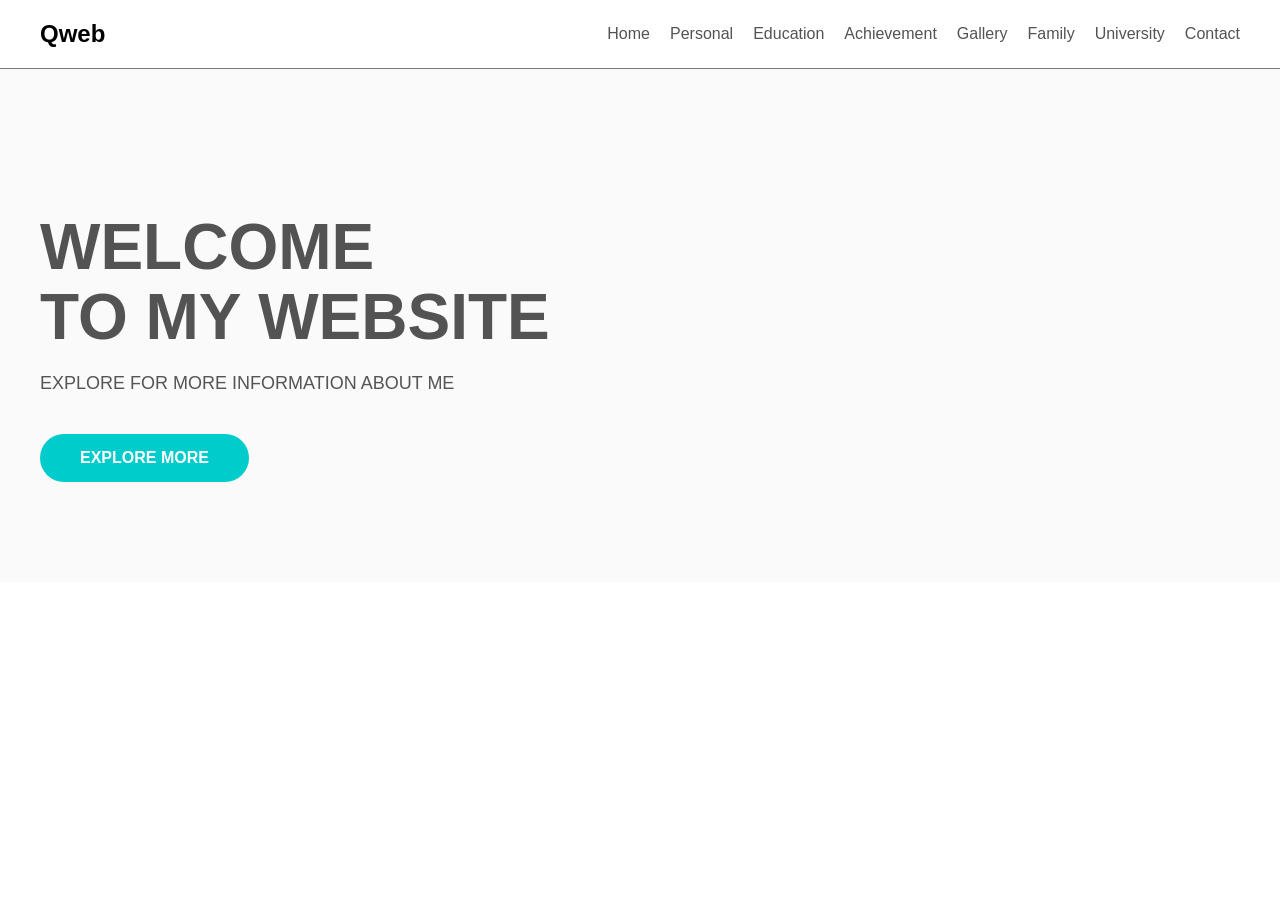
<file: index.html>
<!DOCTYPE html>
<head>
    <meta charset="UTF-8">
    <meta name="viewport" content="width=device-width, initial-scale=1.0">
    <title>home</title>
    <link rel="stylesheet" href="CSS/Style.css">
    </head>
<body>


    <header class="main-header">
        <div class="container">
            <div class="header-content">
                <div class="logo">
                    Qweb
                </div>
                <nav class="main-nav">
                    <ul>
                        <li><a href="#">Home</a></li>
                        <li class="dropdown">
            <a href="#">Personal</a>
            <ul class="dropdown-content">
                <li><a href="biodata.html">Biodata</a></li>
                <li><a href="hobby.html">Hobby</a></li>
            </ul>
                        <li><a href="education.html">Education</a></li>
                         <li class="dropdown">
            <a href="#">Achievement</a>
            <ul class="dropdown-content">
                <li><a href="STPM.html">STPM</a></li>
                <li><a href="University.html">University</a></li>
            </ul>
        </li>
                        <li><a href="Gallery.html">Gallery</a></li>
                        <li><a href="family.html">Family</a></li>
                        <li><a href="university content.html">University</a></li>
                        <li><a href="contact.html">Contact</a></li>
                    </ul>
                    </ul>
                </nav>
    </header>

    <main class="hero-section">
        <div class="container">
            <div class="hero-text-content">
                <h1 class="headline">WELCOME<br>TO MY WEBSITE</h1>
                <p class="sub-headline">EXPLORE FOR MORE INFORMATION ABOUT ME</p>
<a href="biodata.html">
    <button class="learn-more-btn">EXPLORE MORE</button>
</a>
            </div>
        </div>
    </main>

</body>
</html>
</file>
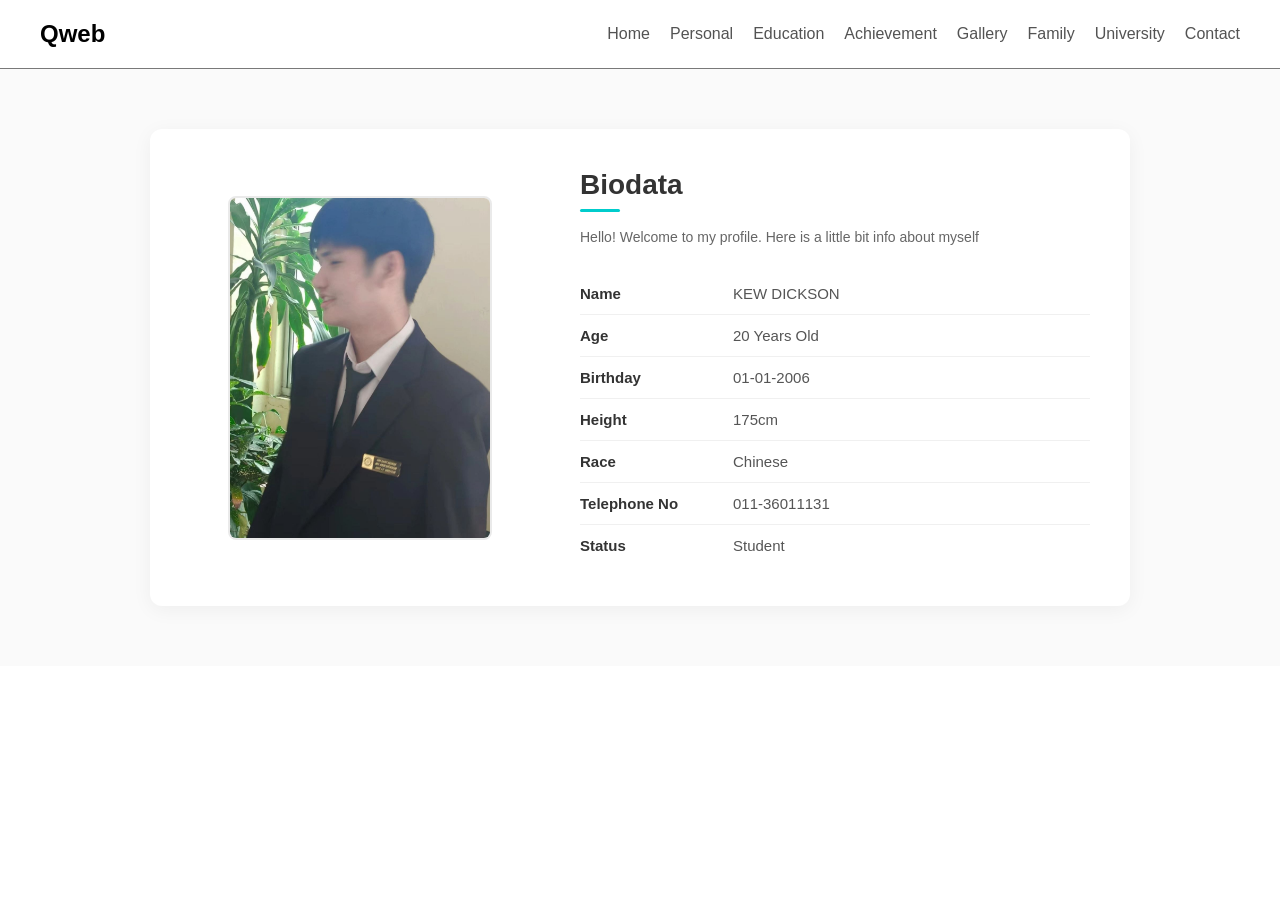
<file: biodata.html>
<!DOCTYPE html>
<head>
    <meta charset="UTF-8">
    <meta name="viewport" content="width=device-width, initial-scale=1.0">
    <title>biodata</title>
    <link rel="stylesheet" href="CSS/biodata.css">
    </head>
        <header class="main-header">
        <div class="container">
            <div class="header-content">
                <div class="logo">
                    Qweb
                </div>
                <nav class="main-nav">
                    <ul>
                        <li><a href="index.html">Home</a></li>
                        <li class="dropdown">
            <a href="#">Personal</a>
            <ul class="dropdown-content">
                <li><a href="#">Biodata</a></li>
                <li><a href="hobby.html">Hobby</a></li>
            </ul>
                        <li><a href="#">Education</a></li>
                         <li class="dropdown">
            <a href="#">Achievement</a>
            <ul class="dropdown-content">
                <li><a href="STPM.html">STPM</a></li>
                <li><a href="University.html">University</a></li>
            </ul>
        </li>
                        <li><a href="Gallery.html">Gallery</a></li>
                        <li><a href="family.html">Family</a></li>
                        <li><a href="university content.html">University</a></li>
                        <li><a href="contact.html">Contact</a></li>
                    </ul>
                    </ul>
                </nav>
    </header>

<body>
    <section class="biodata-section">
    <div class="biodata-container">
        
        <div class="biodata-left">
            <div class="photo-placeholder">
                <img src="Images/dickson.jpg" alt="My Picture">
            </div>
        </div>
        
        <div class="biodata-right">
            <h2 class="biodata-title">Biodata</h2>
            <p class="biodata-desc">Hello! Welcome to my profile. Here is a little bit info about myself</p>
            
            <table class="info-table">
                <tr>
                    <td class="label">Name</td>
                    <td class="value">KEW DICKSON</td>
                </tr>
                <tr>
                    <td class="label">Age</td>
                    <td class="value">20 Years Old</td>
                </tr>
                <tr>
                    <td class="label">Birthday</td>
                    <td class="value">01-01-2006</td>
                </tr>
                <tr>
                    <td class="label">Height</td>
                    <td class="value">175cm</td>
                </tr>
                <tr>
                    <td class="label">Race</td>
                    <td class="value">Chinese</td>
                </tr>
                <tr>
                    <td class="label">Telephone No</td>
                    <td class="value">011-36011131</td>
                </tr>
                <tr>
                    <td class="label">Status</td>
                    <td class="value">Student</td>
                </tr>
            </table>
        </div>



    </div>
</section>
</file>
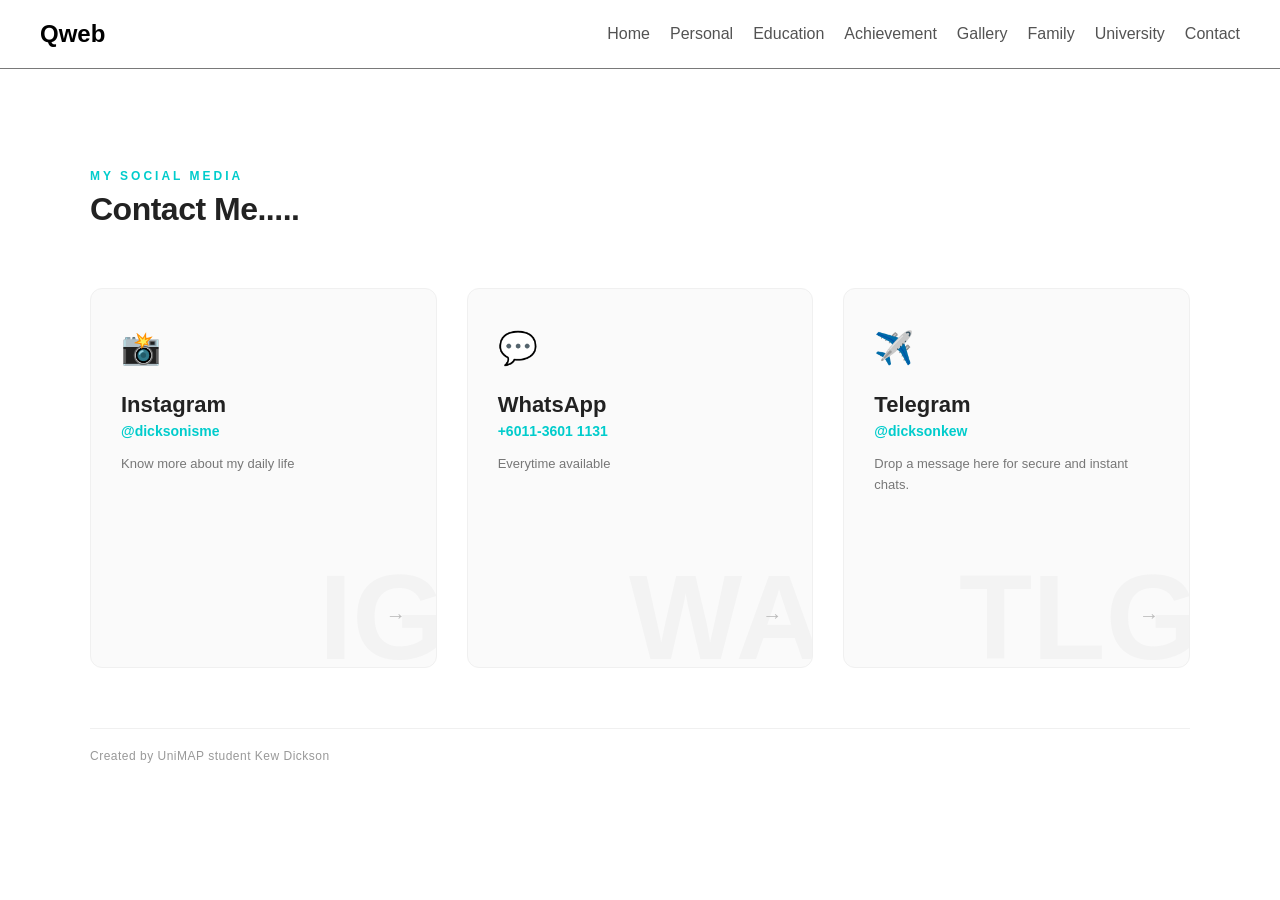
<file: contact.html>
<!DOCTYPE html>
<head>
    <meta charset="UTF-8">
    <meta name="viewport" content="width=device-width, initial-scale=1.0">
    <title>contact me</title>
    <link rel="stylesheet" href="CSS/contact.css">
    </head>
<body>


    <header class="main-header">
        <div class="container">
            <div class="header-content">
                <div class="logo">
                    Qweb
                </div>
                <nav class="main-nav">
                    <ul>
                        <li><a href="index.html">Home</a></li>
                        <li class="dropdown">
            <a href="#">Personal</a>
            <ul class="dropdown-content">
                <li><a href="biodata.html">Biodata</a></li>
                <li><a href="hobby.html">Hobby</a></li>
            </ul>
                        <li><a href="education.html">Education</a></li>
                         <li class="dropdown">
            <a href="#">Achievement</a>
            <ul class="dropdown-content">
                <li><a href="STPM.html">STPM</a></li>
                <li><a href="University.html">University</a></li>
            </ul>
        </li>
                        <li><a href="Gallery.html">Gallery</a></li>
                        <li><a href="family.html">Family</a></li>
                        <li><a href="university content.html">University</a></li>
                        <li><a href="#">Contact</a></li>
                    </ul>
                    </ul>
                </nav>
    </header>


    <section class="contact-section">
    <div class="contact-container">
        
        <div class="contact-header">
            <span class="contact-tag">My Social Media</span>
            <h2 class="contact-title">Contact Me.....</h2>
        </div>
        
        <div class="contact-portrait-flow">
            
            <a href="https://instagram.com/dicksonisme" target="_blank" class="contact-card">
                <div class="card-bg-text">IG</div>
                <div class="card-main-content">
                    <div class="contact-icon">📸</div>
                    <h3>Instagram</h3>
                    <p class="contact-handle">@dicksonisme</p>
                    <p class="contact-hint">Know more about my daily life</p>
                </div>
                <div class="contact-arrow">→</div>
            </a>

            <a href="https://wa.me/01136011131" target="_blank" class="contact-card">
                <div class="card-bg-text">WA</div>
                <div class="card-main-content">
                    <div class="contact-icon">💬</div>
                    <h3>WhatsApp</h3>
                    <p class="contact-handle">+6011-3601 1131</p>
                    <p class="contact-hint">Everytime available</p>
                </div>
                <div class="contact-arrow">→</div>
            </a>

            <a href="https://t.me/dicksonkew" target="_blank" class="contact-card">
                <div class="card-bg-text">TLG</div>
                <div class="card-main-content">
                    <div class="contact-icon">✈️</div>
                    <h3>Telegram</h3>
                    <p class="contact-handle">@dicksonkew</p>
                    <p class="contact-hint">Drop a message here for secure and instant chats.</p>
                </div>
                <div class="contact-arrow">→</div>
            </a>

        </div>

        <div class="contact-footer">
            <p>Created by UniMAP student Kew Dickson</p>
        </div>

    </div>
</section>
</file>
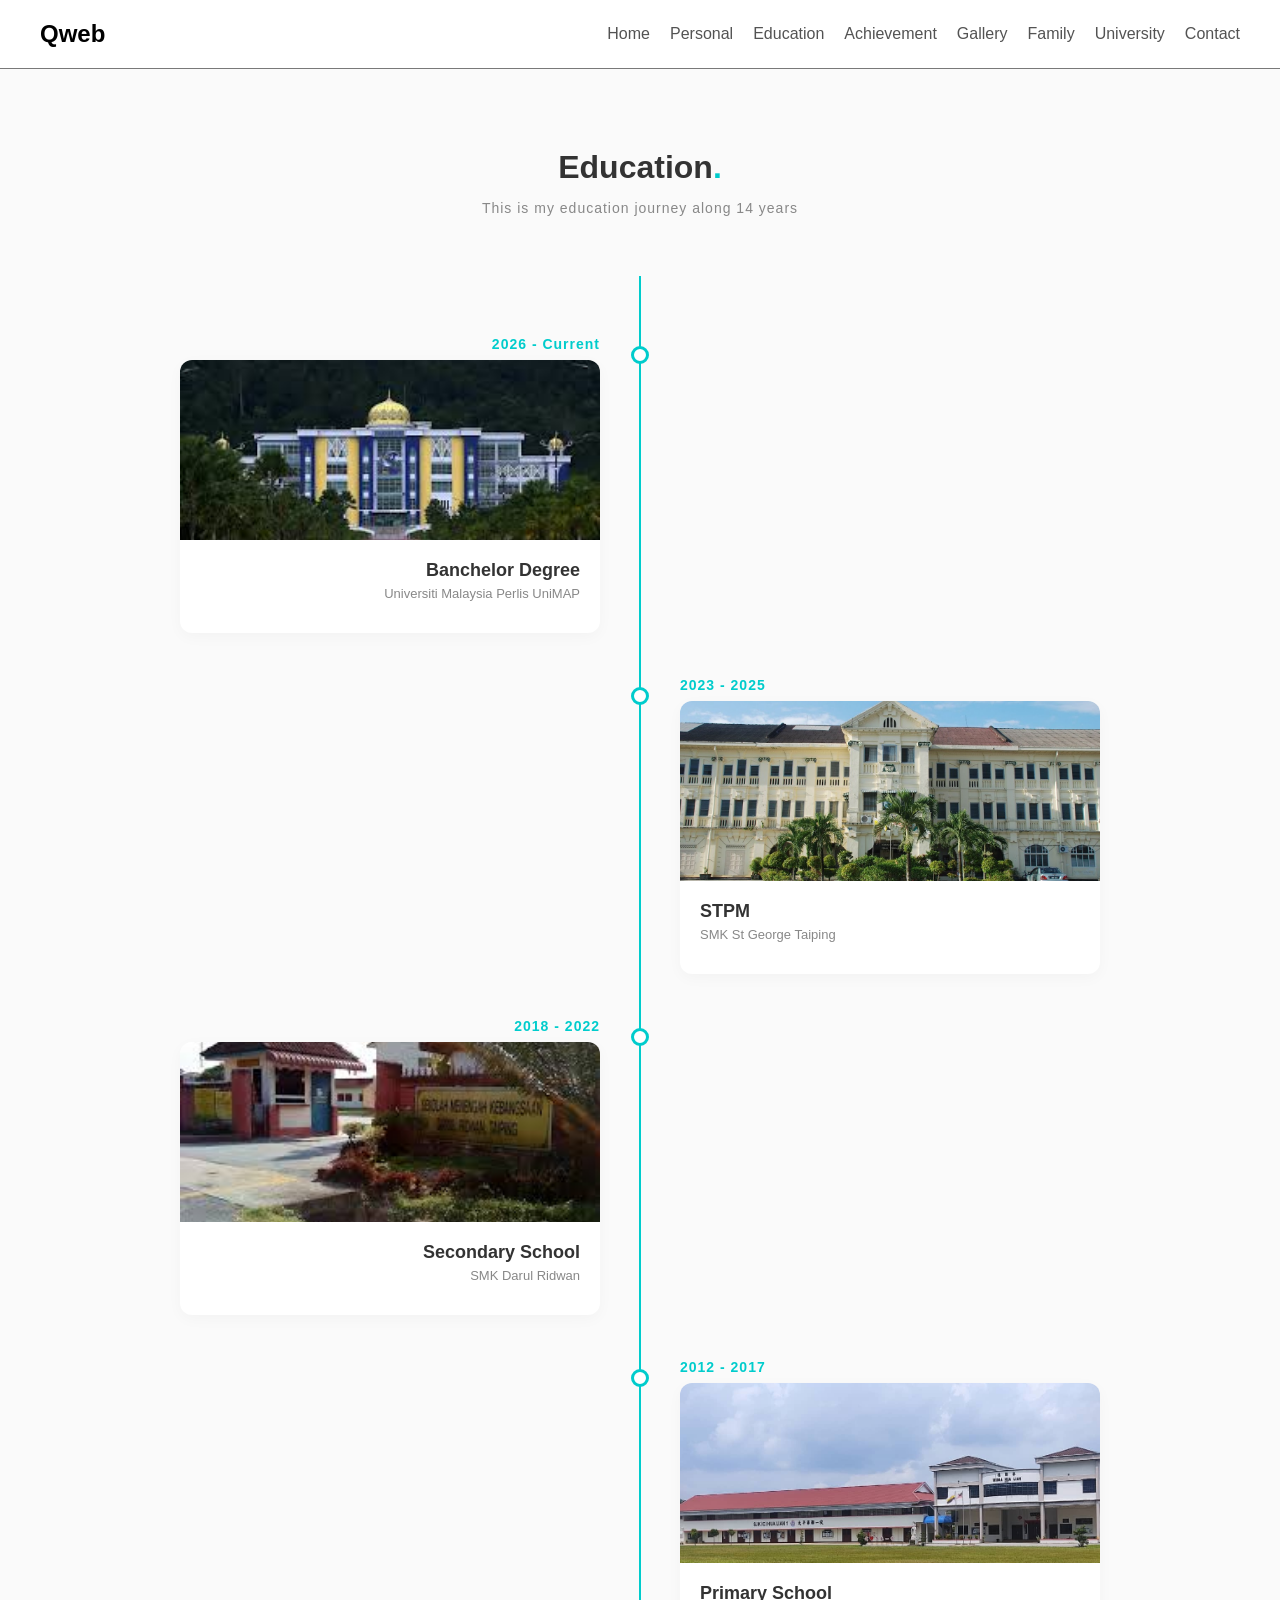
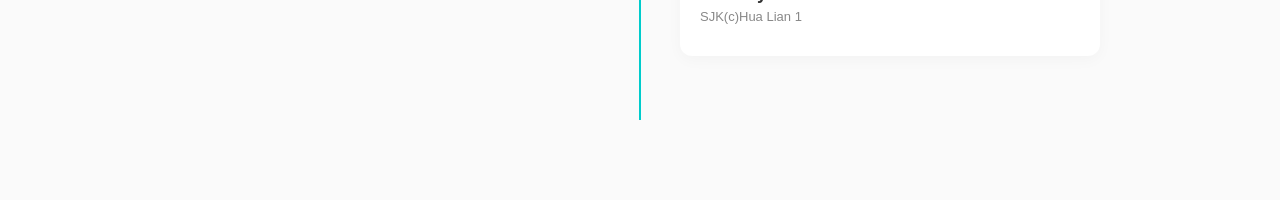
<file: education.html>
<!DOCTYPE html>
<head>
    <meta charset="UTF-8">
    <meta name="viewport" content="width=device-width, initial-scale=1.0">
    <title>education status</title>
    <link rel="stylesheet" href="CSS/eudcation.css">
    </head>
<body>


    <header class="main-header">
        <div class="container">
            <div class="header-content">
                <div class="logo">
                    Qweb
                </div>
                <nav class="main-nav">
                    <ul>
                        <li><a href="index.html">Home</a></li>
                        <li class="dropdown">
            <a href="#">Personal</a>
            <ul class="dropdown-content">
                <li><a href="biodata.html">Biodata</a></li>
                <li><a href="hobby.html">Hobby</a></li>
            </ul>
                        <li><a href="#">Education</a></li>
                         <li class="dropdown">
            <a href="#">Achievement</a>
            <ul class="dropdown-content">
                <li><a href="STPM.html">STPM</a></li>
                <li><a href="University.html">University</a></li>
            </ul>
        </li>
                        <li><a href="Gallery.html">Gallery</a></li>
                        <li><a href="family.html">Family</a></li>
                        <li><a href="university content.html">University</a></li>
                        <li><a href="contact.html">Contact</a></li>
                    </ul>
                    </ul>
                </nav>
    </header>

    <section class="education-section">
    <div class="education-container">
        
        <div class="education-header">
            <h2 class="education-title">Education</h2>
            <p class="education-subtitle">This is my education journey along 14 years</p>
        </div>
        
        <div class="timeline">
            
            <div class="timeline-item">
                <div class="timeline-dot"></div>
                <div class="timeline-date">2026 - Current</div>
                <div class="timeline-content">
                    <div class="timeline-img">
                        <img src="Images/unimap.jpg" alt="University">
                    </div>
                    <div class="timeline-text">
                        <h3>Banchelor Degree</h3>
                        <p class="edu-location">Universiti Malaysia Perlis UniMAP</p>
                    </div>
                </div>
            </div>

            <div class="timeline-item">
                <div class="timeline-dot"></div>
                <div class="timeline-date">2023 - 2025</div>
                <div class="timeline-content">
                    <div class="timeline-img">
                        <img src="Images/STPM.jpg" alt="Pre-University">
                    </div>
                    <div class="timeline-text">
                        <h3>STPM</h3>
                        <p class="edu-location">SMK St George Taiping</p>
                    </div>
                </div>
            </div>

            <div class="timeline-item">
                <div class="timeline-dot"></div>
                <div class="timeline-date">2018 - 2022</div>
                <div class="timeline-content">
                    <div class="timeline-img">
                        <img src="Images/Secondary.jpg" alt="High School">
                    </div>
                    <div class="timeline-text">
                        <h3>Secondary School</h3>
                        <p class="edu-location">SMK Darul Ridwan</p>
                    </div>
                </div>
            </div>

            <div class="timeline-item">
                <div class="timeline-dot"></div>
                <div class="timeline-date">2012 - 2017</div>
                <div class="timeline-content">
                    <div class="timeline-img">
                        <img src="Images/primary.jpg" alt="Primary School">
                    </div>
                    <div class="timeline-text">
                        <h3>Primary School</h3>
                        <p class="edu-location">SJK(c)Hua Lian 1</p>
                </div>
            </div>

        </div>
    </div>
</section>
</file>
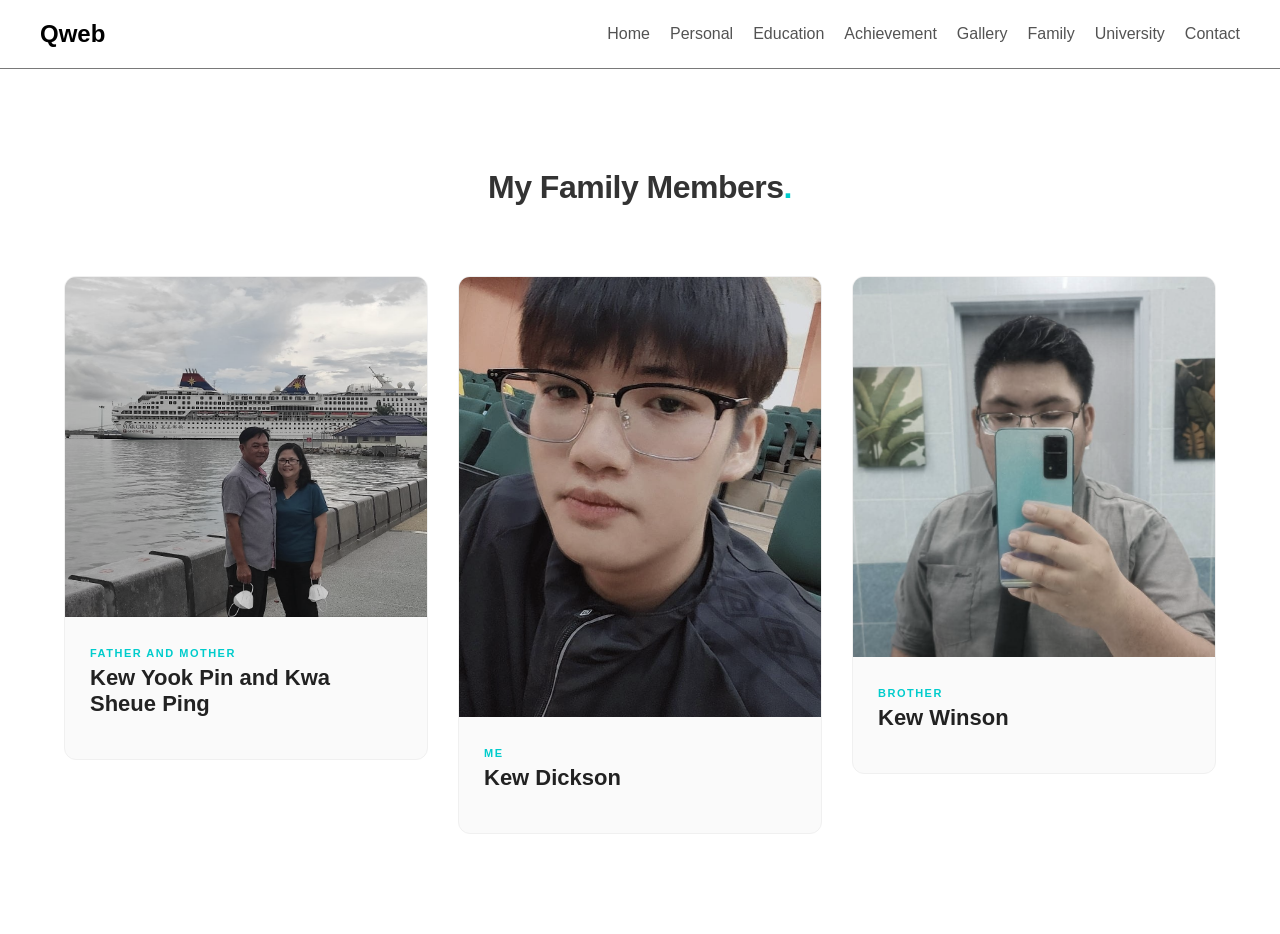
<file: family.html>
<!DOCTYPE html>
<head>
    <meta charset="UTF-8">
    <meta name="viewport" content="width=device-width, initial-scale=1.0">
    <title>family</title>
    <link rel="stylesheet" href="CSS/family.css">
    </head>
<body>


    <header class="main-header">
        <div class="container">
            <div class="header-content">
                <div class="logo">
                    Qweb
                </div>
                <nav class="main-nav">
                    <ul>
                        <li><a href="index.html">Home</a></li>
                        <li class="dropdown">
            <a href="#">Personal</a>
            <ul class="dropdown-content">
                <li><a href="biodata.html">Biodata</a></li>
                <li><a href="hobby.html">Hobby</a></li>
            </ul>
                        <li><a href="education.html">Education</a></li>
                         <li class="dropdown">
            <a href="#">Achievement</a>
            <ul class="dropdown-content">
                <li><a href="STPM.html">STPM</a></li>
                <li><a href="University.html">University</a></li>
            </ul>
        </li>
                        <li><a href="Gallery.html">Gallery</a></li>
                        <li><a href="#">Family</a></li>
                        <li><a href="university content.html">University</a></li>
                        <li><a href="contact.html">Contact</a></li>
                    </ul>
                    </ul>
                </nav>
    </header>

    <section class="family-section">
    <div class="family-container">
        
        <div class="family-header">
            <h2 class="family-title">My Family Members</h2>
        </div>
        
        <div class="family-columns">
            
            <div class="member-card card-left">
                <div class="member-img-frame">
                    <img src="Images/mummy.jpg" alt="Family Member 1">
                </div>
                <div class="member-info">
                    <span class="member-role">Father and Mother</span>
                    <h3>Kew Yook Pin and Kwa Sheue Ping</h3>
                </div>
            </div>

            <div class="member-card card-center">
                <div class="member-img-frame">
                    <img src="Images/KD.jpg" alt="Family Member 2">
                </div>
                <div class="member-info">
                    <span class="member-role">Me</span>
                    <h3>Kew Dickson</h3>
                </div>
            </div>

            <div class="member-card card-right">
                <div class="member-img-frame">
                    <img src="Images/WINSON.jpg" alt="Family Member 3">
                </div>
                <div class="member-info">
                    <span class="member-role">Brother</span>
                    <h3>Kew Winson</h3>
                </div>
            </div>

        </div>
    </div>
</section>
</file>
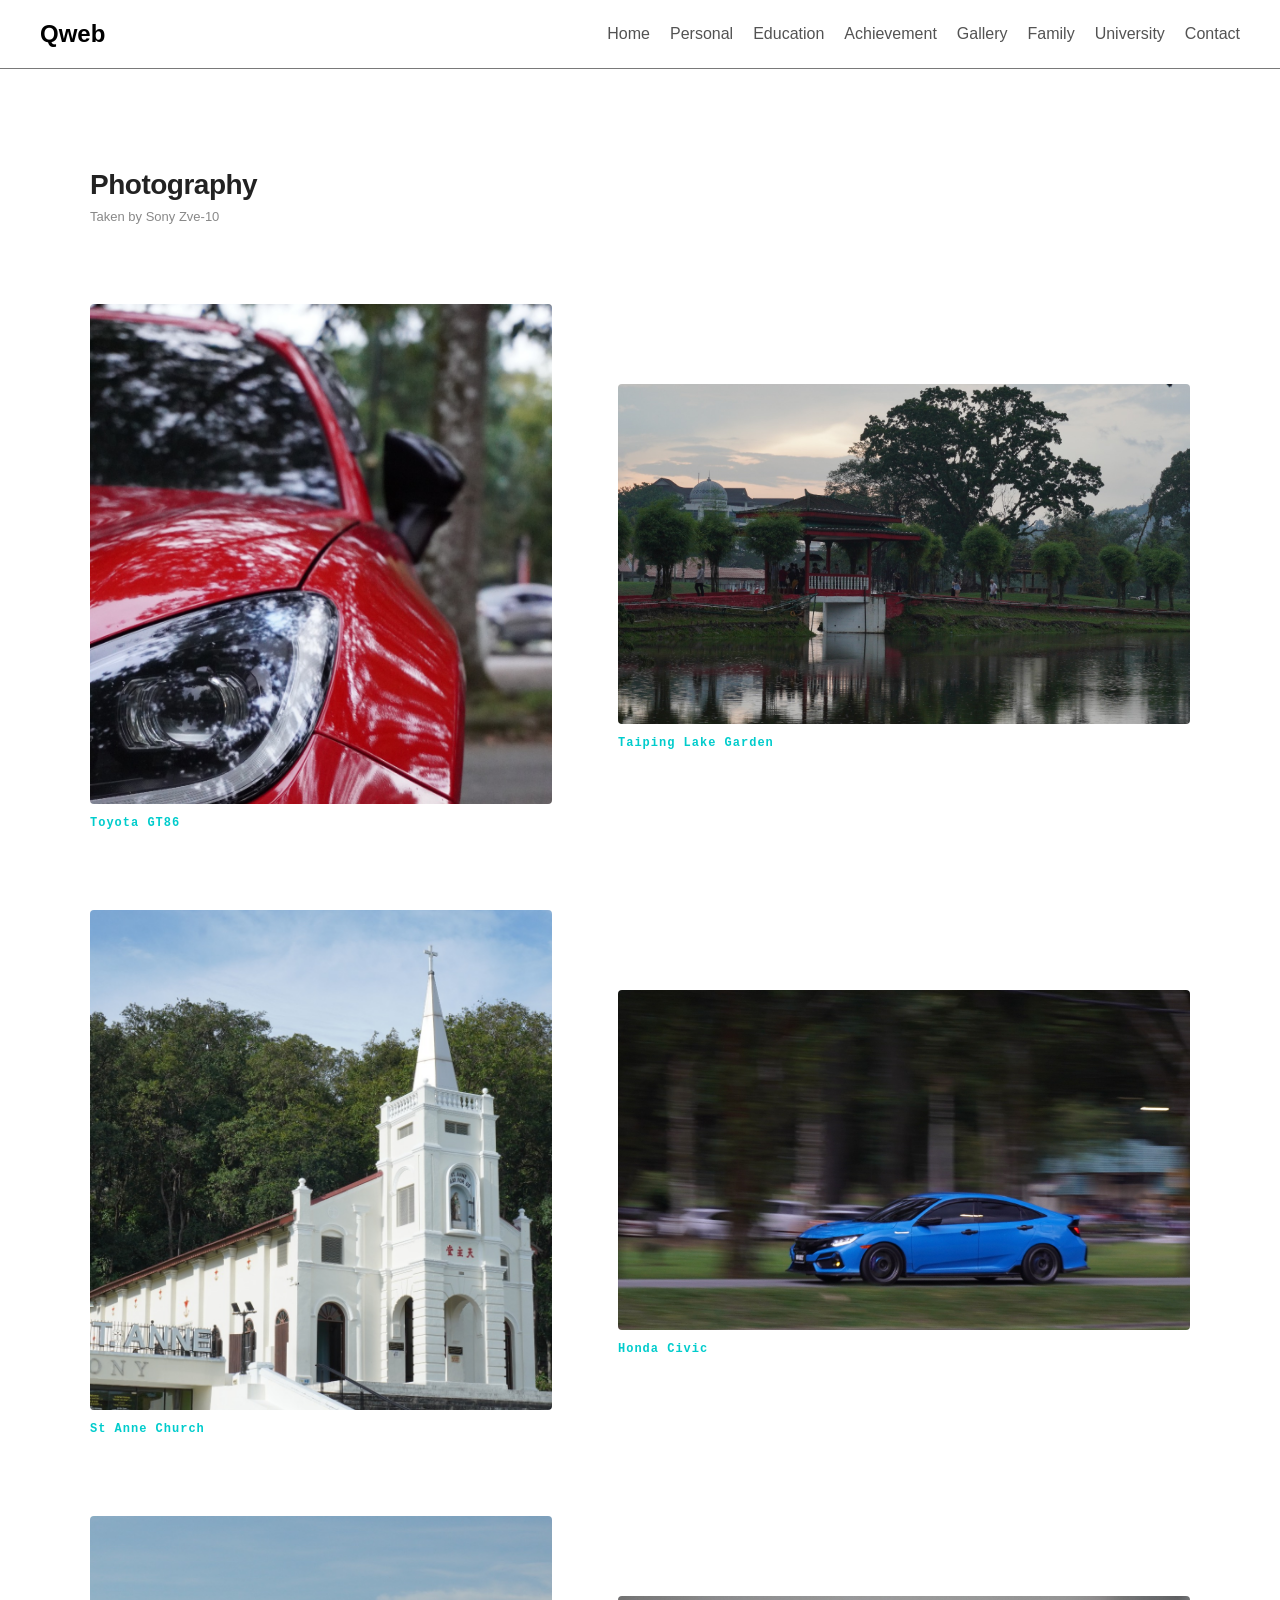
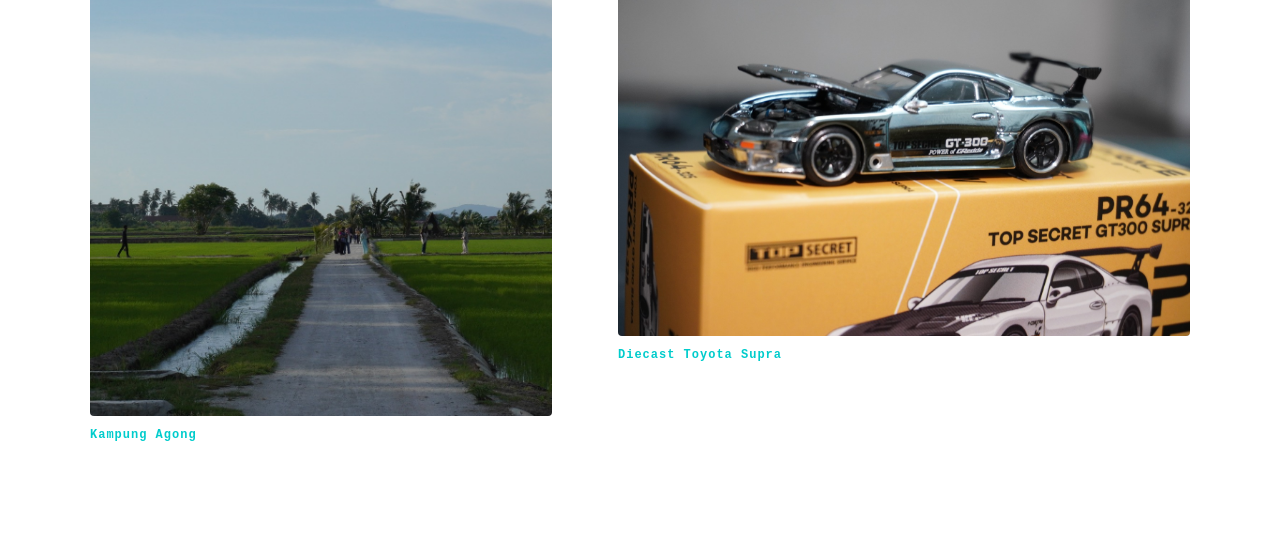
<file: Gallery.html>
<!DOCTYPE html>
<head>
    <meta charset="UTF-8">
    <meta name="viewport" content="width=device-width, initial-scale=1.0">
    <title>gallery</title>
    <link rel="stylesheet" href="CSS/gallery.css">
    </head>
<body>


    <header class="main-header">
        <div class="container">
            <div class="header-content">
                <div class="logo">
                    Qweb
                </div>
                <nav class="main-nav">
                    <ul>
                        <li><a href="index.html">Home</a></li>
                        <li class="dropdown">
            <a href="#">Personal</a>
            <ul class="dropdown-content">
                <li><a href="biodata.html">Biodata</a></li>
                <li><a href="hobby.html">Hobby</a></li>
            </ul>
                        <li><a href="education.html">Education</a></li>
                         <li class="dropdown">
            <a href="#">Achievement</a>
            <ul class="dropdown-content">
                <li><a href="STPM.html">STPM</a></li>
                <li><a href="University.html">University</a></li>
            </ul>
        </li>
                        <li><a href="#">Gallery</a></li>
                        <li><a href="family.html">Family</a></li>
                        <li><a href="university content.html">University</a></li>
                        <li><a href="contact.html">Contact</a></li>
                    </ul>
                    </ul>
                </nav>
    </header>

   <section class="minimal-gallery">
    <div class="gallery-inner">
        
        <div class="gallery-title-block">
            <h2>Photography</h2>
            <p>Taken by Sony Zve-10</p>
        </div>

        <div class="clean-flow-grid">
            
            <div class="flow-row">
                <div class="photo-card size-portrait">
                    <div class="img-container">
                        <img src="Images/86.jpg" alt="Photography 1">
                    </div>
                    <span class="photo-index">Toyota GT86</span>
                </div>
                <div class="photo-card size-landscape">
                    <div class="img-container">
                        <img src="Images/river.jpg" alt="Photography 2">
                    </div>
                    <span class="photo-index">Taiping Lake Garden</span>
                </div>
            </div>

            <div class="flow-row">
                <div class="photo-card size-landscape">
                    <div class="img-container">
                        <img src="Images/Civic.jpg" alt="Photography 3">
                    </div>
                    <span class="photo-index">Honda Civic</span>
                </div>
                <div class="photo-card size-portrait">
                    <div class="img-container">
                        <img src="Images/Church.jpg" alt="Photography 4">
                    </div>
                    <span class="photo-index">St Anne Church</span>
                </div>
            </div>

            <div class="flow-row">
                <div class="photo-card size-portrait">
                    <div class="img-container">
                        <img src="Images/Paddy.jpg" alt="Photography 5">
                    </div>
                    <span class="photo-index">Kampung Agong</span>
                </div>
                <div class="photo-card size-landscape">
                    <div class="img-container">
                        <img src="Images/Supra.jpg" alt="Photography 6">
                    </div>
                    <span class="photo-index">Diecast Toyota Supra</span>
                </div>
            </div>

        </div>
    </div>
</section>
</file>
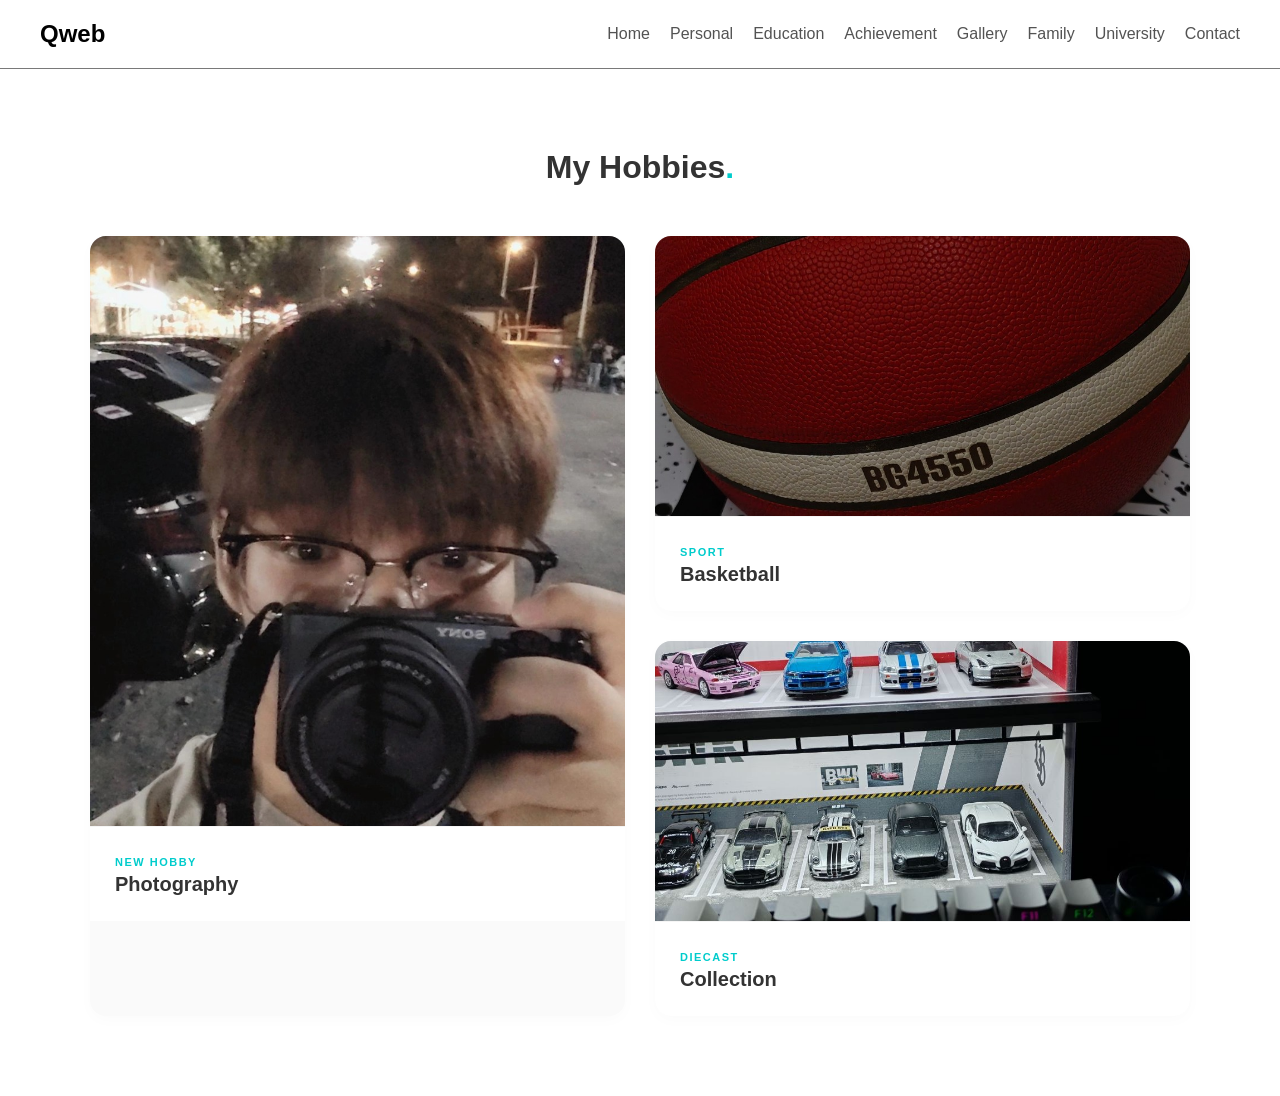
<file: hobby.html>
<!DOCTYPE html>
<head>
    <meta charset="UTF-8">
    <meta name="viewport" content="width=device-width, initial-scale=1.0">
    <title>hobby</title>
    <link rel="stylesheet" href="CSS/hobby.css">
    </head>
        <header class="main-header">
        <div class="container">
            <div class="header-content">
                <div class="logo">
                    Qweb
                </div>
                <nav class="main-nav">
                    <ul>
                        <li><a href="index.html">Home</a></li>
                        <li class="dropdown">
            <a href="#">Personal</a>
            <ul class="dropdown-content">
                <li><a href="biodata.html">Biodata</a></li>
                <li><a href="hobby.html">Hobby</a></li>
            </ul>
                        <li><a href="education.html">Education</a></li>
                         <li class="dropdown">
            <a href="#">Achievement</a>
            <ul class="dropdown-content">
                <li><a href="STPM.html">STPM</a></li>
                <li><a href="University.html">University</a></li>
            </ul>
        </li>
                        <li><a href="Gallery.html">Gallery</a></li>
                        <li><a href="family.html">Family</a></li>
                        <li><a href="university content.html">University</a></li>
                        <li><a href="contact.html">Contact</a></li>
                    </ul>
                    </ul>
                </nav>
    </header>

<section class="hobby-section">
    <div class="hobby-container">
        
        <div class="hobby-header">
            <h2 class="hobby-title">My Hobbies</h2>
        </div>
        
        <div class="hobby-grid">
            
            <div class="hobby-item item-large">
                <div class="hobby-img-wrapper">
                    <img src="Images/me.jpg" alt="Hobby 1">
                </div>
                <div class="hobby-info">
                    <span class="hobby-tag">New hobby</span>
                    <h3>Photography</h3>
                </div>
            </div>
            
            <div class="hobby-item">
                <div class="hobby-img-wrapper">
                    <img src="Images/Basketball.jpg" alt="Hobby 2">
                </div>
                <div class="hobby-info">
                    <span class="hobby-tag">Sport</span>
                    <h3>Basketball</h3>
                </div>
            </div>
            
            <div class="hobby-item">
                <div class="hobby-img-wrapper">
                    <img src="Images/diecast.jpg" alt="Hobby 3">
                </div>
                <div class="hobby-info">
                    <span class="hobby-tag">Diecast</span>
                    <h3>Collection </h3>
                </div>
            </div>

        </div>
    </div>
</section>
</file>
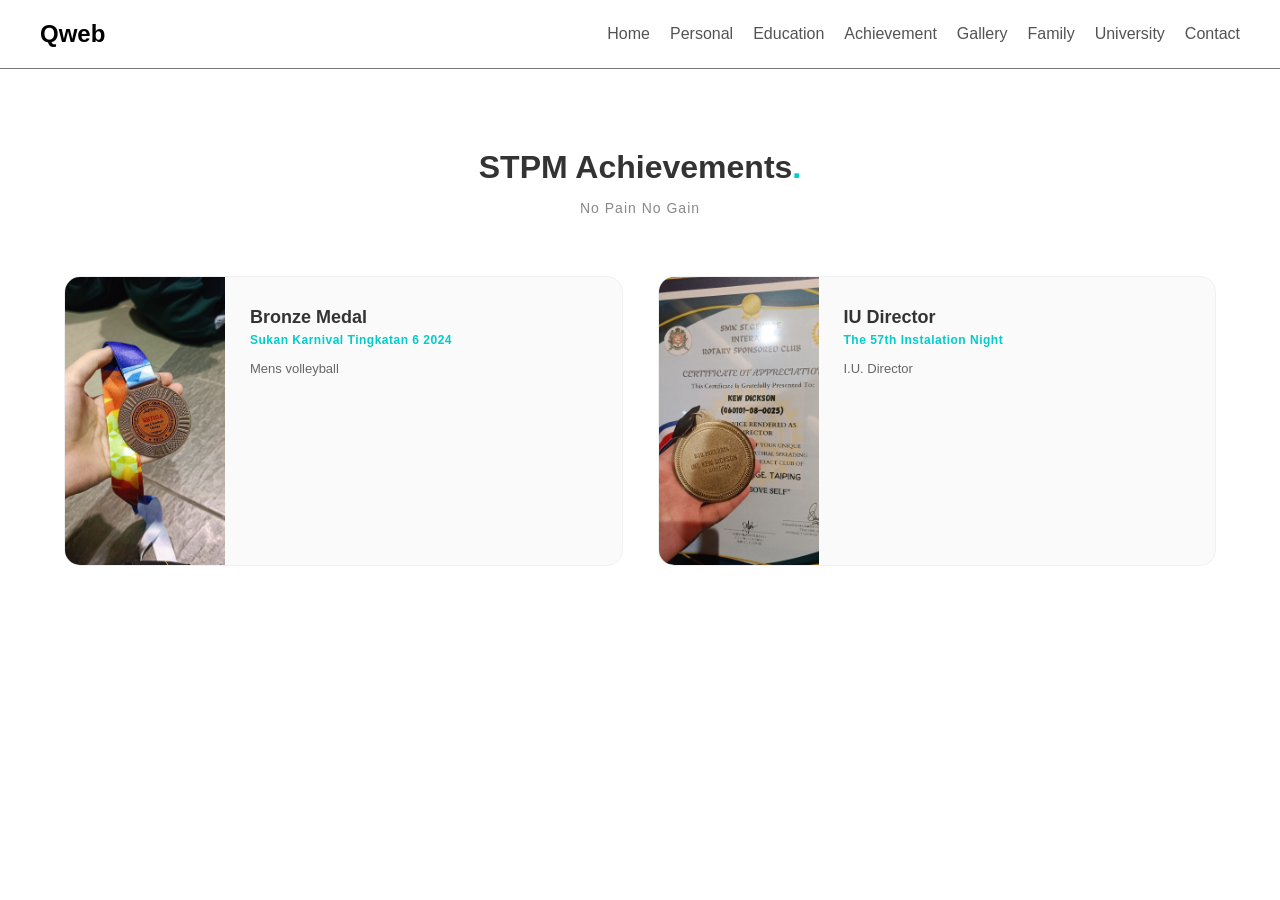
<file: STPM.html>
<!DOCTYPE html>
<head>
    <meta charset="UTF-8">
    <meta name="viewport" content="width=device-width, initial-scale=1.0">
    <title>STPM</title>
    <link rel="stylesheet" href="CSS/STPM.css">
    </head>
<body>


    <header class="main-header">
        <div class="container">
            <div class="header-content">
                <div class="logo">
                    Qweb
                </div>
                <nav class="main-nav">
                    <ul>
                        <li><a href="index.html">Home</a></li>
                        <li class="dropdown">
            <a href="#">Personal</a>
            <ul class="dropdown-content">
                <li><a href="biodata.html">Biodata</a></li>
                <li><a href="hobby.html">Hobby</a></li>
            </ul>
                        <li><a href="education.html">Education</a></li>
                         <li class="dropdown">
            <a href="#">Achievement</a>
            <ul class="dropdown-content">
                <li><a href="#">STPM</a></li>
                <li><a href="University.html">University</a></li>
            </ul>
        </li>
                        <li><a href="Gallery.html">Gallery</a></li>
                        <li><a href="#">Family</a></li>
                        <li><a href="#">University</a></li>
                        <li><a href="#">Contact</a></li>
                    </ul>
                    </ul>
                </nav>
    </header>

<section class="achievement-section">
    <div class="achievement-container">
        
        <div class="achievement-header">
            <h2 class="achievement-title">STPM Achievements</h2>
            <p class="achievement-subtitle">No Pain No Gain</p>
        </div>
        
        <div class="achievement-grid">
            
            <div class="achievement-card">
                <div class="achievement-img-box">
                    <img src="Images/volleyball.jpg" alt="Award 1">
                </div>
                <div class="card-content">
                    <h3>Bronze Medal</h3>
                    <p class="card-meta">Sukan Karnival Tingkatan 6 2024</p>
                    <p class="card-desc">Mens volleyball</p>
                </div>
            </div>

            <div class="achievement-card">
                <div class="achievement-img-box">
                    <img src="Images/IU.jpg" alt="Award 2">
                </div>
                <div class="card-content">
                    <h3>IU Director</h3>
                    <p class="card-meta">The 57th Instalation Night</p>
                    <p class="card-desc">I.U. Director</p>
                </div>
            </div>
</section>
</file>
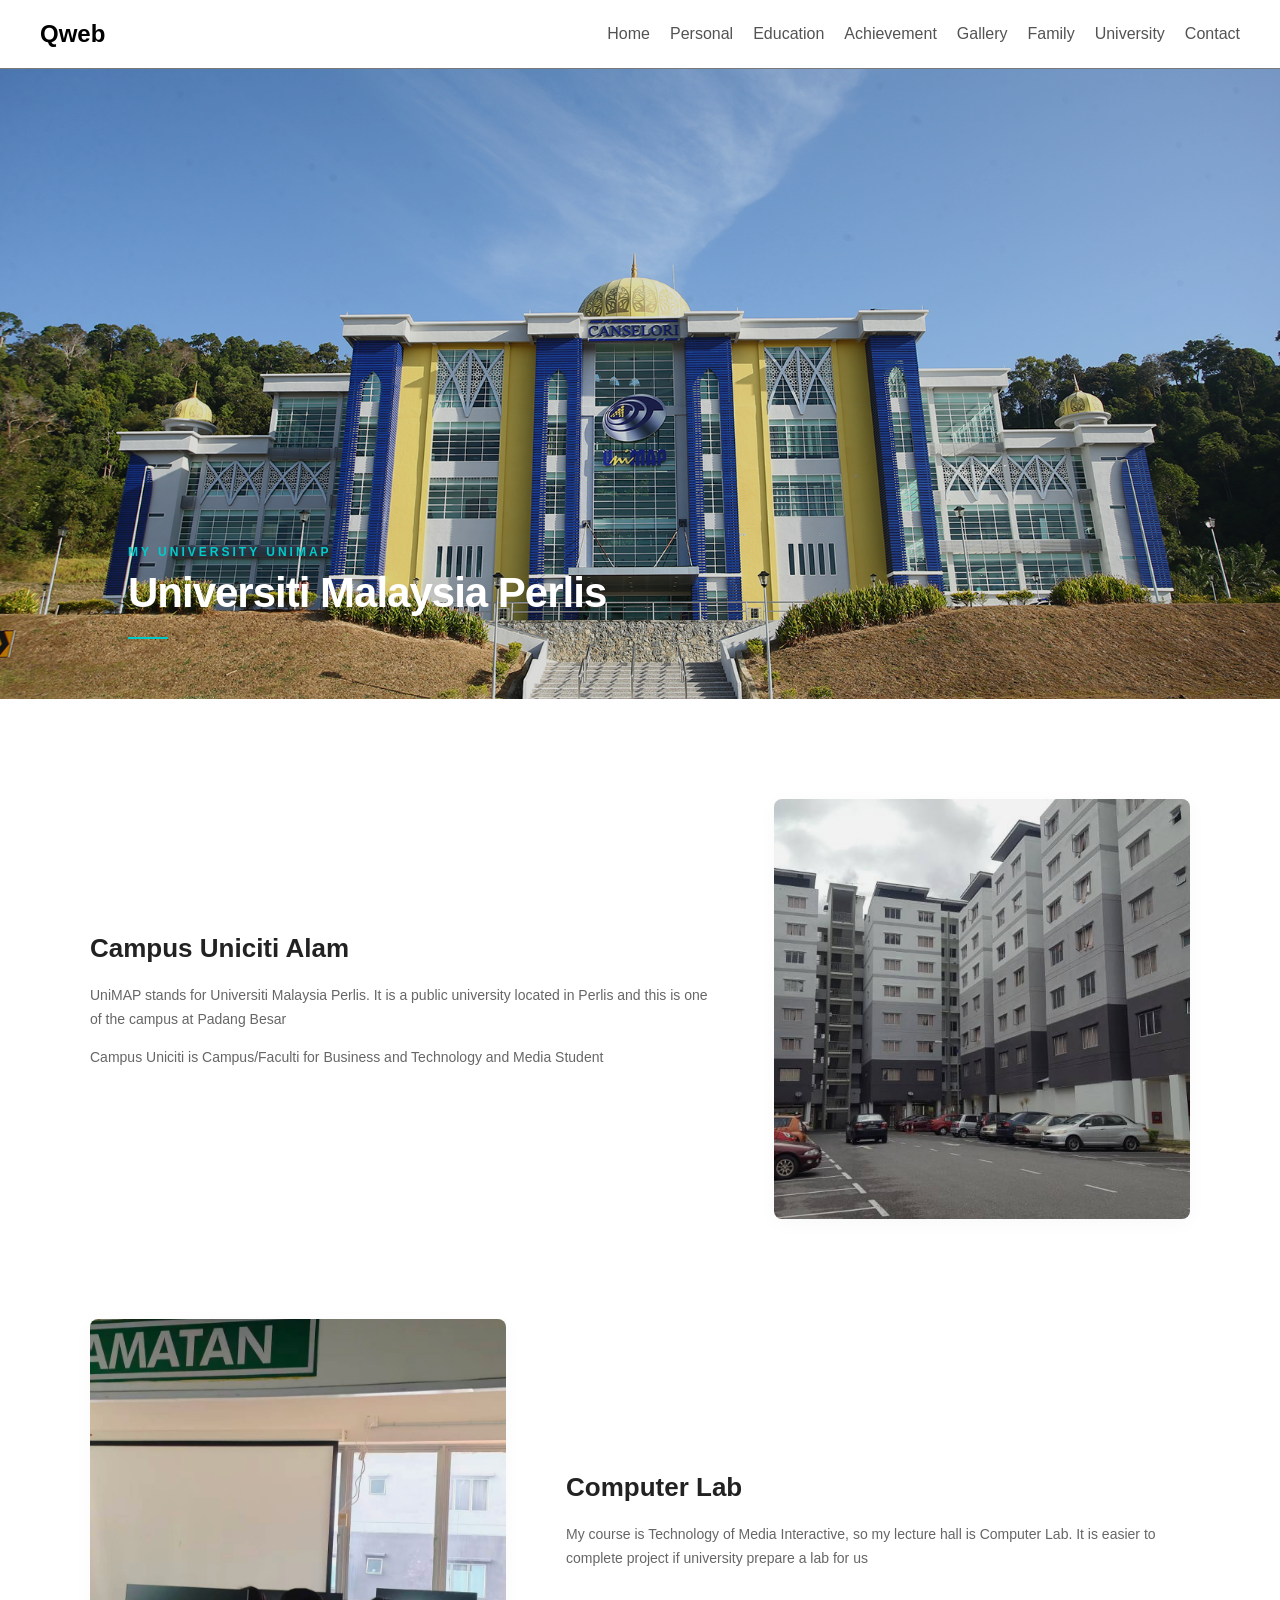
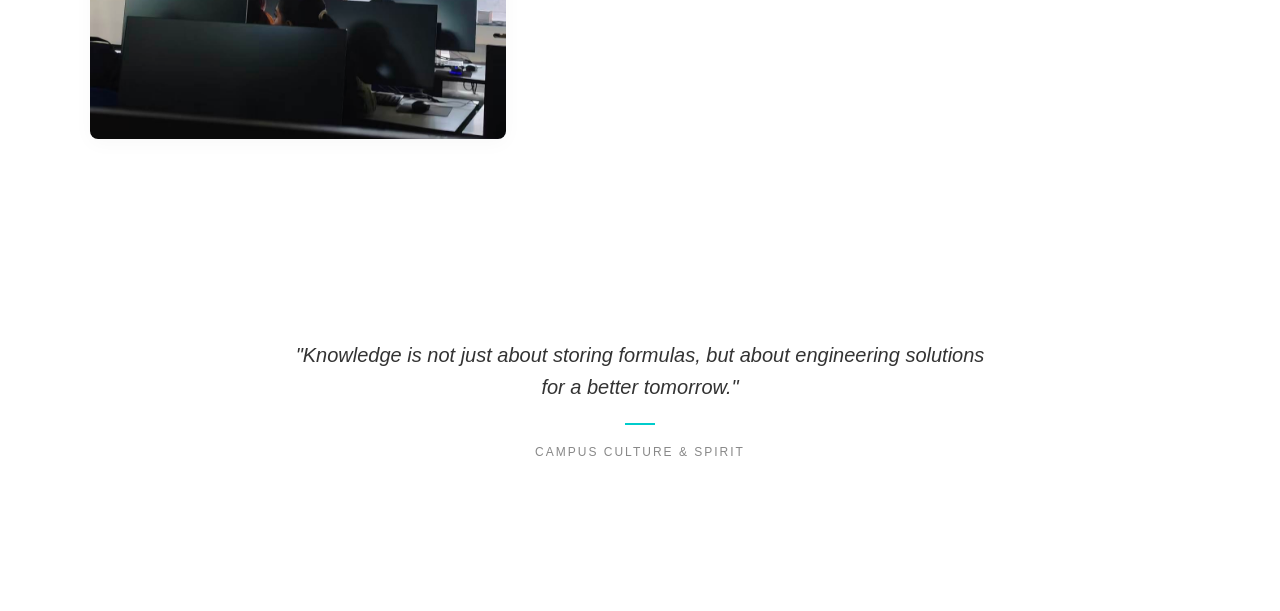
<file: university content.html>
<!DOCTYPE html>
<head>
    <meta charset="UTF-8">
    <meta name="viewport" content="width=device-width, initial-scale=1.0">
    <title>my university</title>
    <link rel="stylesheet" href="CSS/university content.css">
    </head>
<body>


    <header class="main-header">
        <div class="container">
            <div class="header-content">
                <div class="logo">
                    Qweb
                </div>
                <nav class="main-nav">
                    <ul>
                        <li><a href="#">Home</a></li>
                        <li class="dropdown">
            <a href="#">Personal</a>
            <ul class="dropdown-content">
                <li><a href="biodata.html">Biodata</a></li>
                <li><a href="hobby.html">Hobby</a></li>
            </ul>
                        <li><a href="education.html">Education</a></li>
                         <li class="dropdown">
            <a href="#">Achievement</a>
            <ul class="dropdown-content">
                <li><a href="STPM.html">STPM</a></li>
                <li><a href="University.html">University</a></li>
            </ul>
        </li>
                        <li><a href="Gallery.html">Gallery</a></li>
                        <li><a href="family.html">Family</a></li>
                        <li><a href="#">University</a></li>
                        <li><a href="contact.html">Contact</a></li>
                    </ul>
                    </ul>
                </nav>
    </header>

    <section class="university-section">
    
    <div class="uni-hero-landscape">
        <img src="Images/university.jpg" alt="University Campus Panorama">
        <div class="uni-hero-overlay">
            <span class="uni-tag">My University UniMAP</span>
            <h1>Universiti Malaysia Perlis</h1>
            <div class="scroll-indicator"></div>
        </div>
    </div>

    <div class="uni-content-container">
        
        <div class="uni-row block-about">
            <div class="uni-text-side">
                <h2>Campus Uniciti Alam</h2>
                <p>UniMAP stands for Universiti Malaysia Perlis. It is a public university located in Perlis and this is one of the campus at Padang Besar</p>
                <p>Campus Uniciti is Campus/Faculti for Business and Technology and Media Student</p>
            </div>
            <div class="uni-img-side">
                <img src="Images/uniciti.jpg" alt="Campus Life">
            </div>
        </div>

        <div class="uni-row block-academic">
            <div class="uni-img-side">
                <img src="Images/hall.jpg" alt="Lab and Studies">
            </div>
            <div class="uni-text-side">
                <h2>Computer Lab</h2>
                <p>My course is Technology of Media Interactive, so my lecture hall is Computer Lab. It is easier to complete project if university prepare a lab for us</p>
                <p></p>
            </div>
        </div>

        <div class="uni-row block-vision">
            <div class="vision-quote">
                <p class="quote-text">"Knowledge is not just about storing formulas, but about engineering solutions for a better tomorrow."</p>
                <span class="cyan-dash"></span>
                <p class="quote-author">Campus Culture & Spirit</p>
            </div>
        </div>

    </div>
</section>
</file>
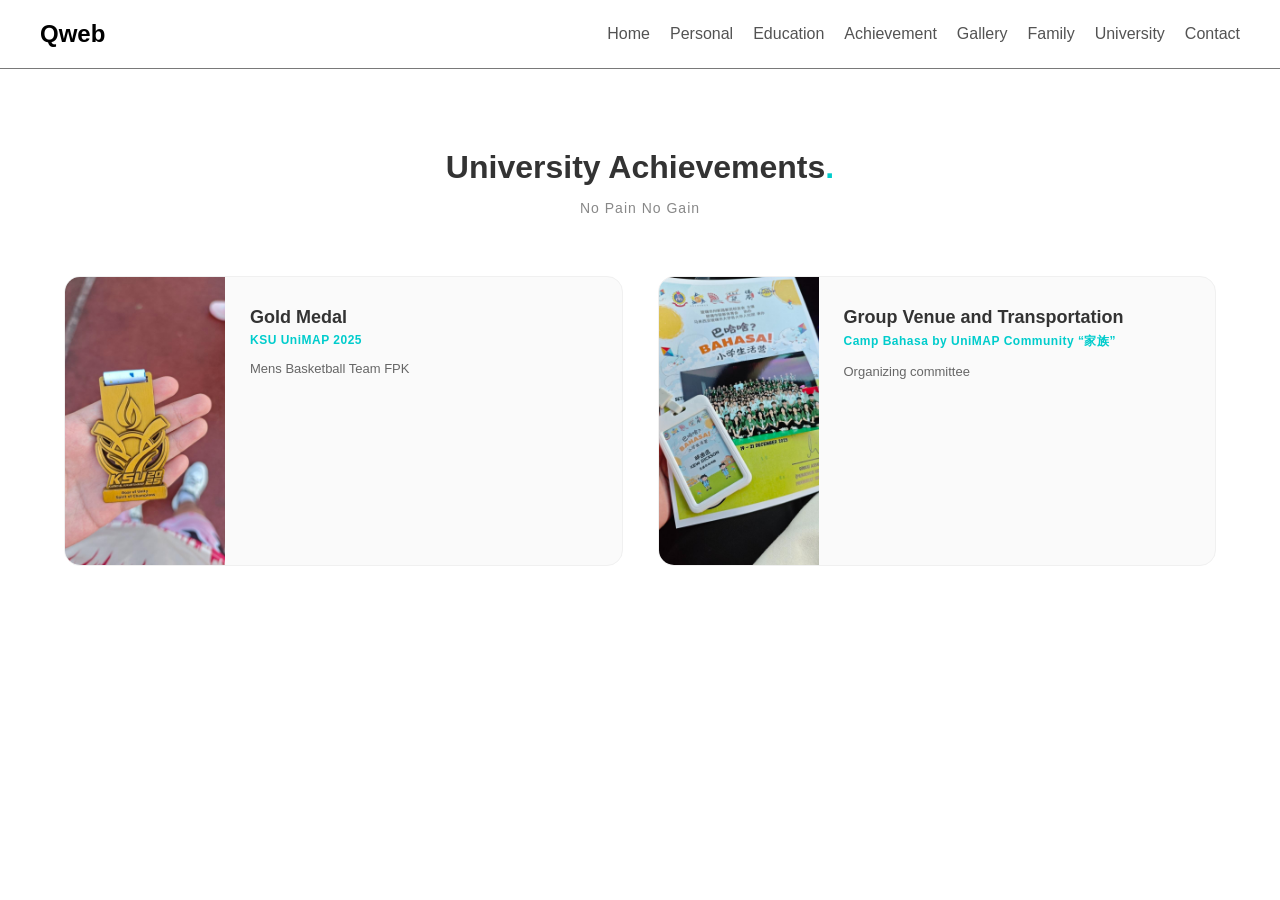
<file: University.html>
<!DOCTYPE html>
<head>
    <meta charset="UTF-8">
    <meta name="viewport" content="width=device-width, initial-scale=1.0">
    <title>university</title>
    <link rel="stylesheet" href="CSS/University.css">
    </head>
<body>


    <header class="main-header">
        <div class="container">
            <div class="header-content">
                <div class="logo">
                    Qweb
                </div>
                <nav class="main-nav">
                    <ul>
                        <li><a href="index.html">Home</a></li>
                        <li class="dropdown">
            <a href="#">Personal</a>
            <ul class="dropdown-content">
                <li><a href="biodata.html">Biodata</a></li>
                <li><a href="hobby.html">Hobby</a></li>
            </ul>
                        <li><a href="education.html">Education</a></li>
                         <li class="dropdown">
            <a href="#">Achievement</a>
            <ul class="dropdown-content">
                <li><a href="STPM.html">STPM</a></li>
                <li><a href="#">University</a></li>
            </ul>
        </li>
                        <li><a href="Gallery.html">Gallery</a></li>
                        <li><a href="#">Family</a></li>
                        <li><a href="#">University</a></li>
                        <li><a href="#">Contact</a></li>
                    </ul>
                    </ul>
                </nav>
    </header>

<section class="achievement-section">
    <div class="achievement-container">
        
        <div class="achievement-header">
            <h2 class="achievement-title">University Achievements</h2>
            <p class="achievement-subtitle">No Pain No Gain</p>
        </div>
        
        <div class="achievement-grid">
            
            <div class="achievement-card">
                <div class="achievement-img-box">
                    <img src="Images/Medal.jpg" alt="Award 1">
                </div>
                <div class="card-content">
                    <h3>Gold Medal</h3>
                    <p class="card-meta">KSU UniMAP 2025</p>
                    <p class="card-desc">Mens Basketball Team FPK</p>
                </div>
            </div>

            <div class="achievement-card">
                <div class="achievement-img-box">
                    <img src="Images/Camp.jpg" alt="Award 2">
                </div>
                <div class="card-content">
                    <h3>Group Venue and Transportation</h3>
                    <p class="card-meta">Camp Bahasa by UniMAP Community “家族”</p>
                    <p class="card-desc">Organizing committee</p>
                </div>
            </div>
</section>
</file>
<file: CSS/Style.css>
/* 基础样式 */
body {
    margin: 0;
    font-family: 'Helvetica Neue', Helvetica, Arial, sans-serif;
    color: #535353;
    background-color: #fff; /* 确保背景是干净的白色 */
}

a {
    text-decoration: none;
    color: inherit;
    transition: color 0.3s ease; /* 平滑的悬停过渡 */
}

ul {
    list-style: none;
    padding: 0;
    margin: 0;
}

.container {
    max-width: 1200px;
    margin: 0 auto;
    padding: 0 20px;
}

.main-header {
    background-color: #fff;
    padding: 20px 0;
    border-bottom: 1px solid #797979;
}

.header-content {
    display: flex;
    justify-content: space-between;
    align-items: center;
}

.logo {
    font-size: 24px;
    font-weight: bold;
    color: #000;
}

.main-nav ul {
    display: flex;
    gap: 30px;
}

.main-nav a {
    font-size: 16px;
    font-weight: 500;
}

/* --- 主导航悬停效果 --- */
.main-nav a:hover {
    color: #00cccc; /* 青色悬停 */
    border-bottom: 2px solid #00cccc; /* 添加青色下划线 */
    padding-bottom: 5px; /* 为下划线腾出空间 */
}


.icon-link {
    font-size: 20px;
}

/* --- 图标和搜索悬停效果 --- */
.icon-link:hover {
    color: #00cccc;
}

.search-bar input:focus {
    border-color: #00cccc; /* 聚焦时青色边框 */
    outline: none;
}

/* 主体内容区域 (没有鼠标照片) */
.hero-section {
    padding: 100px 0; /* 增加上下内边距，使文字居中 */
    background-color: #fafafa; /* 极淡的背景色，以区分头部 */
}

.hero-text-content {
    max-width: 600px; /* 限制文本宽度，使其更具设计感 */
}

.product-name {
    font-size: 18px;
    color: #888;
    margin-bottom: 10px;
}

.headline {
    font-size: 64px;
    line-height: 1.1;
    font-weight: bold;
    margin-bottom: 20px;
}

.sub-headline {
    font-size: 18px;
    color: #555;
    margin-bottom: 40px;
}

/* 主按钮样式 */
.learn-more-btn {
    background-color: #00cccc; /* 青色背景 */
    color: #fff;
    border: none;
    padding: 15px 40px;
    font-size: 16px;
    font-weight: bold;
    border-radius: 30px;
    cursor: pointer;
    transition: background-color 0.3s ease;
}

/* --- 按钮悬停效果 --- */
.learn-more-btn:hover {
    background-color: #00a8a8; /* 悬停时稍微加深青色 */
}

.main-nav ul {
    display: flex;
    gap: 20px;
    list-style: none;
    margin: 0;
    padding: 0;
}

.dropdown {
    position: relative; /* 核心：让子菜单定位在 Personal 正下方 */
}

/* 下拉菜单容器：这里设置纵向排列 */
.dropdown-content {
    position: absolute;
    top: 100%;
    left: 0;
    background-color: white;
    padding: 10px 0; /* 上下留点空隙 */
    min-width: 120px; /* 给菜单一个固定宽度，显得更整齐 */
    box-shadow: 0 4px 8px rgba(0,0,0,0.1);
    list-style: none;
    
    /* 🌟 关键：强制里面的选项变成 Portrait（纵向竖排） */
    display: flex;
    flex-direction: column; 
    gap: 5px; /* 每个纵向选项之间的间距 */

    /* 丝滑淡入淡出 */
    opacity: 0;
    visibility: hidden;
    transition: opacity 0.3s ease; 
}

/* 鼠标悬停在 Personal 时，丝滑显现 */
.dropdown:hover .dropdown-content {
    opacity: 1;
    visibility: visible;
}

/* 纵向菜单里的链接样式 */
.dropdown-content a {
    display: block;
    padding: 8px 20px; /* 增加点击区域 */
    text-decoration: none;
    color: #333;
    white-space: nowrap; /* 防止文字换行 */
}

/* 选项悬停变色 */
.dropdown-content a:hover {
    color: #00cccc;
    background-color: #f9f9f9; /* 悬停时加个淡淡的灰色背景，更好看 */
}

html {
    scroll-behavior: smooth; /* 这会让跳转变成非常丝滑的平滑滚动，而不是生硬地瞬间切过去 */
}
</file>
<file: CSS/biodata.css>
body {
    margin: 0;
    font-family: 'Helvetica Neue', Helvetica, Arial, sans-serif;
    color: #535353;
    background-color: #fff; /* 确保背景是干净的白色 */
}

a {
    text-decoration: none;
    color: inherit;
    transition: color 0.3s ease; /* 平滑的悬停过渡 */
}

ul {
    list-style: none;
    padding: 0;
    margin: 0;
}

.container {
    max-width: 1200px;
    margin: 0 auto;
    padding: 0 20px;
}

.main-header {
    background-color: #fff;
    padding: 20px 0;
    border-bottom: 1px solid #797979;
}

.header-content {
    display: flex;
    justify-content: space-between;
    align-items: center;
}

.logo {
    font-size: 24px;
    font-weight: bold;
    color: #000;
}

.main-nav ul {
    display: flex;
    gap: 30px;
}

.main-nav a {
    font-size: 16px;
    font-weight: 500;
}

/* --- 主导航悬停效果 --- */
.main-nav a:hover {
    color: #00cccc; /* 青色悬停 */
    border-bottom: 2px solid #00cccc; /* 添加青色下划线 */
    padding-bottom: 5px; /* 为下划线腾出空间 */
}


.icon-link {
    font-size: 20px;
}

/* 主按钮样式 */
.learn-more-btn {
    background-color: #00cccc; /* 青色背景 */
    color: #fff;
    border: none;
    padding: 15px 40px;
    font-size: 16px;
    font-weight: bold;
    border-radius: 30px;
    cursor: pointer;
    transition: background-color 0.3s ease;
}

/* --- 按钮悬停效果 --- */
.learn-more-btn:hover {
    background-color: #00a8a8; /* 悬停时稍微加深青色 */
}

.main-nav ul {
    display: flex;
    gap: 20px;
    list-style: none;
    margin: 0;
    padding: 0;
}

.dropdown {
    position: relative; /* 核心：让子菜单定位在 Personal 正下方 */
}

/* 下拉菜单容器：这里设置纵向排列 */
.dropdown-content {
    position: absolute;
    top: 100%;
    left: 0;
    background-color: white;
    padding: 10px 0; /* 上下留点空隙 */
    min-width: 120px; /* 给菜单一个固定宽度，显得更整齐 */
    box-shadow: 0 4px 8px rgba(0,0,0,0.1);
    list-style: none;
    
    /* 🌟 关键：强制里面的选项变成 Portrait（纵向竖排） */
    display: flex;
    flex-direction: column; 
    gap: 5px; /* 每个纵向选项之间的间距 */

    /* 丝滑淡入淡出 */
    opacity: 0;
    visibility: hidden;
    transition: opacity 0.3s ease; 
}

/* 鼠标悬停在 Personal 时，丝滑显现 */
.dropdown:hover .dropdown-content {
    opacity: 1;
    visibility: visible;
}

/* 纵向菜单里的链接样式 */
.dropdown-content a {
    display: block;
    padding: 8px 20px; /* 增加点击区域 */
    text-decoration: none;
    color: #333;
    white-space: nowrap; /* 防止文字换行 */
}

/* 选项悬停变色 */
.dropdown-content a:hover {
    color: #00cccc;
    background-color: #f9f9f9; /* 悬停时加个淡淡的灰色背景，更好看 */
}

/* --- Biodata 整体区域样式 --- */
.biodata-section {
    background-color: #fafafa; /* 使用和主体一样的极淡灰色背景 */
    padding: 60px 0;
    display: flex;
    justify-content: center;
}

.biodata-container {
    background-color: #ffffff; /* 个人资料卡片用纯白色 */
    max-width: 900px;
    width: 90%;
    display: flex; /* 开启 flex 布局，实现左右并排 */
    gap: 50px; /* 左右两栏的间距 */
    padding: 40px;
    border-radius: 12px; /* 稍微圆角，看起来更温和现代 */
    box-shadow: 0 4px 20px rgba(0, 0, 0, 0.05); /* 淡淡的阴影，增加高级感 */
    align-items: center; /* 垂直居中对齐 */
    transition: transform 0.3s ease, box-shadow 0.3s ease;
}

.biodata-container:hover {
    /* 1. 让卡片微微向上浮动 5 像素 */
    transform: translateY(-5px); 
    
    /* 2. 让阴影范围变大、颜色稍微加深，模拟卡片抬高后的投影效果 */
    box-shadow: 0 12px 30px #7ba7a7;
}

/* --- 左侧照片 --- */
.biodata-left {
    flex: 1; /* 占据均等比例 */
    display: flex;
    justify-content: center;
}

.photo-placeholder {
    width: 260px;
    height: 340px; /* 纵向肖像比例（Portrait） */
    background-color: #f5f5f5; /* 没照片时的占位灰色 */
    border-radius: 8px;
    overflow: hidden;
    border: 2px solid #eaeaea;
}

.photo-placeholder img {
    width: 100%;
    height: 100%;
    object-fit: cover; /* 保证图片不变形地填满容器 */
}

/* --- 右侧资料 --- */
.biodata-right {
    flex: 1.5; /* 右侧资料栏稍微宽一点 */
}

.biodata-title {
    font-size: 28px;
    color: #333;
    margin: 0 0 10px 0;
    position: relative;
}

/* 在标题下方加一条小青色装饰线，呼应按钮颜色 */
.biodata-title::after {
    content: '';
    display: block;
    width: 40px;
    height: 3px;
    background-color: #00cccc; /* 标志性青色 */
    margin-top: 8px;
    border-radius: 2px;
}

.biodata-desc {
    color: #666;
    font-size: 14px;
    line-height: 1.6;
    margin-bottom: 25px;
}

/* --- 资料表格样式 --- */
.info-table {
    width: 100%;
    border-collapse: collapse;
}

.info-table td {
    padding: 12px 0;
    border-bottom: 1px solid #f0f0f0; /* 细细的浅灰分隔线 */
    font-size: 15px;
}

/* 左边项目名字（如 Name, Age） */
.info-table .label {
    font-weight: bold;
    color: #333;
    width: 30%; /* 固定左侧宽度，让数据对齐 */
}

/* 右边具体内容 */
.info-table .value {
    color: #555;
}

/* 最后一个选项去掉底边框 */
.info-table tr:last-child td {
    border-bottom: none;
}
</file>
<file: CSS/contact.css>
body {
    margin: 0;
    font-family: 'Helvetica Neue', Helvetica, Arial, sans-serif;
    color: #535353;
    background-color: #fff; /* 确保背景是干净的白色 */
}

a {
    text-decoration: none;
    color: inherit;
    transition: color 0.3s ease; /* 平滑的悬停过渡 */
}

ul {
    list-style: none;
    padding: 0;
    margin: 0;
}

.container {
    max-width: 1200px;
    margin: 0 auto;
    padding: 0 20px;
}

.main-header {
    background-color: #fff;
    padding: 20px 0;
    border-bottom: 1px solid #797979;
}

.header-content {
    display: flex;
    justify-content: space-between;
    align-items: center;
}

.logo {
    font-size: 24px;
    font-weight: bold;
    color: #000;
}

.main-nav ul {
    display: flex;
    gap: 30px;
}

.main-nav a {
    font-size: 16px;
    font-weight: 500;
}

/* --- 主导航悬停效果 --- */
.main-nav a:hover {
    color: #00cccc; /* 青色悬停 */
    border-bottom: 2px solid #00cccc; /* 添加青色下划线 */
    padding-bottom: 5px; /* 为下划线腾出空间 */
}


.icon-link {
    font-size: 20px;
}

/* --- 图标和搜索悬停效果 --- */
.icon-link:hover {
    color: #00cccc;
}

.search-bar input:focus {
    border-color: #00cccc; /* 聚焦时青色边框 */
    outline: none;
}

/* 主按钮样式 */
.learn-more-btn {
    background-color: #00cccc; /* 青色背景 */
    color: #fff;
    border: none;
    padding: 15px 40px;
    font-size: 16px;
    font-weight: bold;
    border-radius: 30px;
    cursor: pointer;
    transition: background-color 0.3s ease;
}

/* --- 按钮悬停效果 --- */
.learn-more-btn:hover {
    background-color: #00a8a8; /* 悬停时稍微加深青色 */
}

.main-nav ul {
    display: flex;
    gap: 20px;
    list-style: none;
    margin: 0;
    padding: 0;
}

.dropdown {
    position: relative; /* 核心：让子菜单定位在 Personal 正下方 */
}

/* 下拉菜单容器：这里设置纵向排列 */
.dropdown-content {
    position: absolute;
    top: 100%;
    left: 0;
    background-color: white;
    padding: 10px 0; /* 上下留点空隙 */
    min-width: 120px; /* 给菜单一个固定宽度，显得更整齐 */
    box-shadow: 0 4px 8px rgba(0,0,0,0.1);
    list-style: none;
    
    /* 🌟 关键：强制里面的选项变成 Portrait（纵向竖排） */
    display: flex;
    flex-direction: column; 
    gap: 5px; /* 每个纵向选项之间的间距 */

    /* 丝滑淡入淡出 */
    opacity: 0;
    visibility: hidden;
    transition: opacity 0.3s ease; 
}

/* 鼠标悬停在 Personal 时，丝滑显现 */
.dropdown:hover .dropdown-content {
    opacity: 1;
    visibility: visible;
}

/* 纵向菜单里的链接样式 */
.dropdown-content a {
    display: block;
    padding: 8px 20px; /* 增加点击区域 */
    text-decoration: none;
    color: #333;
    white-space: nowrap; /* 防止文字换行 */
}

/* 选项悬停变色 */
.dropdown-content a:hover {
    color: #00cccc;
    background-color: #f9f9f9; /* 悬停时加个淡淡的灰色背景，更好看 */
}

/* --- 区域基础：极致纯白 --- */
.contact-section {
    background-color: #ffffff;
    padding: 100px 0;
    display: flex;
    justify-content: center;
}

.contact-container {
    max-width: 1100px;
    width: 90%;
}

/* --- 极简靠左排版标题 --- */
.contact-header {
    text-align: left;
    margin-bottom: 60px;
}

.contact-tag {
    font-size: 12px;
    color: #00cccc; /* 你的标志性青色 */
    text-transform: uppercase;
    letter-spacing: 3px;
    font-weight: 700;
    display: block;
    margin-bottom: 8px;
}

.contact-title {
    font-size: 32px;
    color: #222;
    margin: 0 0 10px 0;
    letter-spacing: -0.5px;
}

/* --- 🌟 核心排版：纵向卡片流（Portrait Flow） --- */
.contact-portrait-flow {
    display: flex;
    gap: 30px;
    width: 100%;
}

/* 纵向联系卡片容器 */
.contact-card {
    flex: 1;
    height: 380px; /* 严格规定纵向肖像比例的高度 */
    background-color: #fafafa; /* 极淡的灰色底色 */
    border: 1px solid #f0f0f0;
    border-radius: 12px;
    padding: 40px 30px;
    box-sizing: border-box;
    display: flex;
    flex-direction: column;
    justify-content: space-between; /* 让内容在上下两头对齐 */
    position: relative;
    overflow: hidden;
    text-decoration: none; /* 去掉自带的下划线 */
    color: inherit;
    
    /* 极度丝滑的缓动过渡 */
    transition: transform 0.4s cubic-bezier(0.16, 1, 0.3, 1), 
                box-shadow 0.4s cubic-bezier(0.16, 1, 0.3, 1),
                border-color 0.4s ease;
}

/* --- 亮点：卡片背景中若隐若现的大字报大字 --- */
.card-bg-text {
    position: absolute;
    bottom: -10px;
    right: -10px;
    font-size: 120px;
    font-weight: 900;
    color: #f3f3f3; /* 极淡的灰，平时藏在背景里 */
    line-height: 1;
    z-index: 1;
    transition: color 0.4s ease, transform 0.4s cubic-bezier(0.16, 1, 0.3, 1);
    pointer-events: none;
}

/* 主内容体 */
.card-main-content {
    position: relative;
    z-index: 2; /* 压在大字层上方 */
}

.contact-icon {
    font-size: 32px;
    margin-bottom: 25px;
    transition: transform 0.3s ease;
}

.card-main-content h3 {
    margin: 0 0 5px 0;
    font-size: 22px;
    color: #222;
    font-weight: 600;
}

.contact-handle {
    font-size: 14px;
    color: #00cccc; /* 用青色高光凸显你的账号/号码 */
    font-weight: 600;
    margin: 0 0 15px 0;
}

.contact-hint {
    margin: 0;
    font-size: 13px;
    color: #777;
    line-height: 1.6;
}

/* 右下角的指向小箭头 */
.contact-arrow {
    font-size: 20px;
    color: #bbb;
    align-self: flex-end; /* 死死固定在右下角 */
    position: relative;
    z-index: 2;
    transition: color 0.3s ease, transform 0.3s ease;
}

/* --- 🌟 极其优雅内敛的 Hover 联动动效 --- */

/* 1. 鼠标悬停在某张卡片上：卡片利落提起，亮起淡淡的青色边框 */
.contact-card:hover {
    transform: translateY(-8px);
    box-shadow: 0 15px 30px rgba(0, 0, 0, 0.05);
    border-color: rgba(0, 204, 204, 0.3); /* 呼吸感青色边框 */
}

/* 2. 背景的巨型字母瞬间亮起，变成极其淡雅的青色，并微微往左上微调 */
.contact-card:hover .card-bg-text {
    color: rgba(0, 204, 204, 0.06); 
    transform: scale(1.05) translate(-5px, -5px);
}

/* 3. 小图标轻轻跳跃 */
.contact-card:hover .contact-icon {
    transform: scale(1.1) translateY(-2px);
}

/* 4. 右下角的灰色小箭头变成高亮青色，并做出向右滑出的推进感 */
.contact-card:hover .contact-arrow {
    color: #00cccc;
    transform: translateX(5px);
}

/* 页脚点缀小字 */
.contact-footer {
    margin-top: 60px;
    text-align: left;
    border-top: 1px solid #f0f0f0;
    padding-top: 20px;
}

.contact-footer p {
    font-size: 12px;
    color: #999;
    margin: 0;
    letter-spacing: 0.5px;
}
</file>
<file: CSS/eudcation.css>
body {
    margin: 0;
    font-family: 'Helvetica Neue', Helvetica, Arial, sans-serif;
    color: #535353;
    background-color: #fff; /* 确保背景是干净的白色 */
}

a {
    text-decoration: none;
    color: inherit;
    transition: color 0.3s ease; /* 平滑的悬停过渡 */
}

ul {
    list-style: none;
    padding: 0;
    margin: 0;
}

.container {
    max-width: 1200px;
    margin: 0 auto;
    padding: 0 20px;
}

.main-header {
    background-color: #fff;
    padding: 20px 0;
    border-bottom: 1px solid #797979;
}

.header-content {
    display: flex;
    justify-content: space-between;
    align-items: center;
}

.logo {
    font-size: 24px;
    font-weight: bold;
    color: #000;
}

.main-nav ul {
    display: flex;
    gap: 30px;
}

.main-nav a {
    font-size: 16px;
    font-weight: 500;
}

/* --- 主导航悬停效果 --- */
.main-nav a:hover {
    color: #00cccc; /* 青色悬停 */
    border-bottom: 2px solid #00cccc; /* 添加青色下划线 */
    padding-bottom: 5px; /* 为下划线腾出空间 */
}


.icon-link {
    font-size: 20px;
}

/* --- 图标和搜索悬停效果 --- */
.icon-link:hover {
    color: #00cccc;
}

.search-bar input:focus {
    border-color: #00cccc; /* 聚焦时青色边框 */
    outline: none;
}

/* 主按钮样式 */
.learn-more-btn {
    background-color: #00cccc; /* 青色背景 */
    color: #fff;
    border: none;
    padding: 15px 40px;
    font-size: 16px;
    font-weight: bold;
    border-radius: 30px;
    cursor: pointer;
    transition: background-color 0.3s ease;
}

/* --- 按钮悬停效果 --- */
.learn-more-btn:hover {
    background-color: #00a8a8; /* 悬停时稍微加深青色 */
}

.main-nav ul {
    display: flex;
    gap: 20px;
    list-style: none;
    margin: 0;
    padding: 0;
}

.dropdown {
    position: relative; /* 核心：让子菜单定位在 Personal 正下方 */
}

/* 下拉菜单容器：这里设置纵向排列 */
.dropdown-content {
    position: absolute;
    top: 100%;
    left: 0;
    background-color: white;
    padding: 10px 0; /* 上下留点空隙 */
    min-width: 120px; /* 给菜单一个固定宽度，显得更整齐 */
    box-shadow: 0 4px 8px rgba(0,0,0,0.1);
    list-style: none;
    
    /* 🌟 关键：强制里面的选项变成 Portrait（纵向竖排） */
    display: flex;
    flex-direction: column; 
    gap: 5px; /* 每个纵向选项之间的间距 */

    /* 丝滑淡入淡出 */
    opacity: 0;
    visibility: hidden;
    transition: opacity 0.3s ease; 
}

/* 鼠标悬停在 Personal 时，丝滑显现 */
.dropdown:hover .dropdown-content {
    opacity: 1;
    visibility: visible;
}

/* 纵向菜单里的链接样式 */
.dropdown-content a {
    display: block;
    padding: 8px 20px; /* 增加点击区域 */
    text-decoration: none;
    color: #333;
    white-space: nowrap; /* 防止文字换行 */
}

/* 选项悬停变色 */
.dropdown-content a:hover {
    color: #00cccc;
    background-color: #f9f9f9; /* 悬停时加个淡淡的灰色背景，更好看 */
}

/* --- 教育区域基础样式 --- */
.education-section {
    background-color: #fafafa; /* 使用淡淡的浅灰背景，和上一个白背景网页错开 */
    padding: 80px 0;
    display: flex;
    justify-content: center;
}

.education-container {
    max-width: 1000px;
    width: 90%;
}

/* --- 头部标题 --- */
.education-header {
    text-align: center;
    margin-bottom: 60px;
}

.education-title {
    font-size: 32px;
    color: #333;
    margin: 0 0 10px 0;
}

.education-title::after {
    content: '.';
    color: #00cccc; /* 青色圆点 */
}

.education-subtitle {
    color: #888;
    font-size: 14px;
    letter-spacing: 1px;
}

/* --- 时间线主轴线 --- */
.timeline {
    position: relative;
    margin: 0 auto;
    padding: 40px 0;
}

/* 中间的青色竖线 */
.timeline::after {
    content: '';
    position: absolute;
    width: 2px;
    background-color: #00cccc; /* 标志性青色 */
    top: 0;
    bottom: 0;
    left: 50%;
    margin-left: -1px;
}

/* --- 时间线单条内容包装盒 --- */
.timeline-item {
    position: relative;
    width: 50%; /* 占据左边一半 */
    padding: 20px 40px;
    box-sizing: border-box;
}

/* 让奇数项（1, 3）靠左对齐 */
.timeline-item:nth-child(odd) {
    left: 0;
    text-align: right;
}

/* 让偶数项（2, 4）靠右对齐 */
.timeline-item:nth-child(even) {
    left: 50%;
    text-align: left;
}

/* --- 时间线核心中轴圆点 --- */
.timeline-dot {
    position: absolute;
    width: 12px;
    height: 12px;
    background-color: #ffffff;
    border: 3px solid #00cccc; /* 青色圆圈 */
    border-radius: 50%;
    top: 30px;
    z-index: 10;
    transition: all 0.3s cubic-bezier(0.16, 1, 0.3, 1);
}

.timeline-item:nth-child(odd) .timeline-dot {
    right: -9px; /* 正好压在居中的主轴线上 */
}

.timeline-item:nth-child(even) .timeline-dot {
    left: -9px;
}

/* --- 日期标签 --- */
.timeline-date {
    font-size: 14px;
    font-weight: bold;
    color: #00cccc;
    margin-bottom: 8px;
    letter-spacing: 1px;
}

/* --- 卡片内容体 --- */
.timeline-content {
    background-color: #ffffff;
    border-radius: 12px;
    overflow: hidden;
    box-shadow: 0 4px 15px rgba(0, 0, 0, 0.03);
    display: inline-block;
    width: 100%;
    
    /* 丝滑浮动动画基础 */
    transition: transform 0.4s cubic-bezier(0.16, 1, 0.3, 1), 
                box-shadow 0.4s cubic-bezier(0.16, 1, 0.3, 1);
}

/* 图片比例控制 (Landscape) */
.timeline-img {
    width: 100%;
    height: 180px;
    overflow: hidden;
}

.timeline-img img {
    width: 100%;
    height: 100%;
    object-fit: cover;
    transition: transform 0.5s ease;
}

/* 文字介绍区 */
.timeline-text {
    padding: 20px;
}

.timeline-text h3 {
    margin: 0 0 5px 0;
    font-size: 18px;
    color: #333;
}

.edu-location {
    font-size: 13px;
    color: #888;
    margin: 0 0 12px 0;
    font-weight: 500;
}


/* --- 🌟 丝滑且高级的 Hover 联动动画 --- */

/* 1. 鼠标悬停在卡片上时：整体轻微浮起 */
.timeline-content:hover {
    transform: translateY(-6px);
    box-shadow: 0 12px 25px rgba(0, 0, 0, 0.08);
}

/* 2. 镜头感：照片慢动作微微放大 */
.timeline-content:hover .timeline-img img {
    transform: scale(1.05);
}

/* 3. 联动：中间中轴线上的小圆点变成实心扩大（像亮起的指示灯） */
.timeline-item:hover .timeline-dot {
    background-color: #00cccc; /* 变成全青色 */
    transform: scale(1.3);     /* 放大1.3倍 */
    box-shadow: 0 0 10px rgba(0, 204, 204, 0.4); /* 带有青色的微弱呼吸光晕 */
}
</file>
<file: CSS/family.css>
body {
    margin: 0;
    font-family: 'Helvetica Neue', Helvetica, Arial, sans-serif;
    color: #535353;
    background-color: #fff; /* 确保背景是干净的白色 */
}

a {
    text-decoration: none;
    color: inherit;
    transition: color 0.3s ease; /* 平滑的悬停过渡 */
}

ul {
    list-style: none;
    padding: 0;
    margin: 0;
}

.container {
    max-width: 1200px;
    margin: 0 auto;
    padding: 0 20px;
}

.main-header {
    background-color: #fff;
    padding: 20px 0;
    border-bottom: 1px solid #797979;
}

.header-content {
    display: flex;
    justify-content: space-between;
    align-items: center;
}

.logo {
    font-size: 24px;
    font-weight: bold;
    color: #000;
}

.main-nav ul {
    display: flex;
    gap: 30px;
}

.main-nav a {
    font-size: 16px;
    font-weight: 500;
}

/* --- 主导航悬停效果 --- */
.main-nav a:hover {
    color: #00cccc; /* 青色悬停 */
    border-bottom: 2px solid #00cccc; /* 添加青色下划线 */
    padding-bottom: 5px; /* 为下划线腾出空间 */
}


.icon-link {
    font-size: 20px;
}

/* --- 图标和搜索悬停效果 --- */
.icon-link:hover {
    color: #00cccc;
}

.search-bar input:focus {
    border-color: #00cccc; /* 聚焦时青色边框 */
    outline: none;
}

/* 主按钮样式 */
.learn-more-btn {
    background-color: #00cccc; /* 青色背景 */
    color: #fff;
    border: none;
    padding: 15px 40px;
    font-size: 16px;
    font-weight: bold;
    border-radius: 30px;
    cursor: pointer;
    transition: background-color 0.3s ease;
}

/* --- 按钮悬停效果 --- */
.learn-more-btn:hover {
    background-color: #00a8a8; /* 悬停时稍微加深青色 */
}

.main-nav ul {
    display: flex;
    gap: 20px;
    list-style: none;
    margin: 0;
    padding: 0;
}

.dropdown {
    position: relative; /* 核心：让子菜单定位在 Personal 正下方 */
}

/* 下拉菜单容器：这里设置纵向排列 */
.dropdown-content {
    position: absolute;
    top: 100%;
    left: 0;
    background-color: white;
    padding: 10px 0; /* 上下留点空隙 */
    min-width: 120px; /* 给菜单一个固定宽度，显得更整齐 */
    box-shadow: 0 4px 8px rgba(0,0,0,0.1);
    list-style: none;
    
    /* 🌟 关键：强制里面的选项变成 Portrait（纵向竖排） */
    display: flex;
    flex-direction: column; 
    gap: 5px; /* 每个纵向选项之间的间距 */

    /* 丝滑淡入淡出 */
    opacity: 0;
    visibility: hidden;
    transition: opacity 0.3s ease; 
}

/* 鼠标悬停在 Personal 时，丝滑显现 */
.dropdown:hover .dropdown-content {
    opacity: 1;
    visibility: visible;
}

/* 纵向菜单里的链接样式 */
.dropdown-content a {
    display: block;
    padding: 8px 20px; /* 增加点击区域 */
    text-decoration: none;
    color: #333;
    white-space: nowrap; /* 防止文字换行 */
}

/* 选项悬停变色 */
.dropdown-content a:hover {
    color: #00cccc;
    background-color: #f9f9f9; /* 悬停时加个淡淡的灰色背景，更好看 */
}

/* --- 区域基础：清爽白底舞台 --- */
.family-section {
    background-color: #ffffff;
    padding: 100px 0;
    display: flex;
    justify-content: center;
}

.family-container {
    max-width: 1200px;
    width: 90%;
}

/* --- 极简现代头部 --- */
.family-header {
    text-align: center;
    margin-bottom: 70px;
}

.family-title {
    font-size: 32px;
    color: #333;
    margin: 0 0 10px 0;
    letter-spacing: -0.5px;
}

.family-title::after {
    content: '.';
    color: #00cccc; /* 经典的青色高光点缀 */
}


/* --- 🌟 核心排版：非对称三栏弹性流 --- */
.family-columns {
    display: flex;
    justify-content: center;
    align-items: flex-start; /* 顶部对齐，让高度差更明显 */
    gap: 30px;
    width: 100%;
}

/* --- 成员卡片基础设置 --- */
.member-card {
    background-color: #fafafa; /* 极淡灰卡片底色 */
    border-radius: 12px;
    overflow: hidden;
    border: 1px solid #f0f0f0;
    display: flex;
    flex-direction: column;
    
    /* 核心：分配基础弹性权重，以及极其丝滑的平滑过渡 */
    flex: 1; 
    transition: flex 0.5s cubic-bezier(0.16, 1, 0.3, 1), 
                transform 0.5s cubic-bezier(0.16, 1, 0.3, 1), 
                box-shadow 0.5s cubic-bezier(0.16, 1, 0.3, 1);
}

/* 照片框架 */
.member-img-frame {
    width: 100%;
    overflow: hidden;
    position: relative;
    background-color: #eee;
}

.member-img-frame img {
    width: 100%;
    height: 100%;
    object-fit: cover;
    
    /* 初始状态：带有微微的高级灰色调 */
    filter: grayscale(40%);
    transition: transform 0.7s cubic-bezier(0.16, 1, 0.3, 1), 
                filter 0.7s ease;
}

/* 🌟 通过不同高度打造“错落有致”的高级视觉反差 */
.card-left .member-img-frame {
    height: 340px; /* 左侧中等 */
}

.card-center .member-img-frame {
    height: 440px; /* 中间突出、更长，作为视觉焦点 */
}

.card-right .member-img-frame {
    height: 380px; /* 右侧介于两者之间 */
}

/* 文字介绍区 */
.member-info {
    padding: 30px 25px;
}

.member-role {
    font-size: 11px;
    color: #00cccc; /* 经典的青色角色标签 */
    font-weight: 700;
    text-transform: uppercase;
    letter-spacing: 1.5px;
    display: block;
    margin-bottom: 6px;
}

.member-info h3 {
    margin: 0 0 12px 0;
    font-size: 22px;
    color: #222;
}


/* --- 🌟 极其优雅、高级的 Hover 弹性膨胀动效 --- */

/* 1. 当鼠标指到某位成员时，他的卡片会丝滑地“变宽”，占满更多空间，极具互动感 */
.member-card:hover {
    flex: 1.3; /* 弹性权重变大，向两边舒展 */
    transform: translateY(-5px); /* 微微上浮 */
    box-shadow: 0 15px 30px rgba(0, 0, 0, 0.05); /* 淡淡的投影 */
}

/* 2. 镜头感：照片轻微放大，且黑白色调瞬间退去，恢复 100% 温暖的家庭色彩 */
.member-card:hover .member-img-frame img {
    transform: scale(1.03);
    filter: grayscale(0%);
}
</file>
<file: CSS/gallery.css>
body {
    margin: 0;
    font-family: 'Helvetica Neue', Helvetica, Arial, sans-serif;
    color: #535353;
    background-color: #fff; /* 确保背景是干净的白色 */
}

a {
    text-decoration: none;
    color: inherit;
    transition: color 0.3s ease; /* 平滑的悬停过渡 */
}

ul {
    list-style: none;
    padding: 0;
    margin: 0;
}

.container {
    max-width: 1200px;
    margin: 0 auto;
    padding: 0 20px;
}

.main-header {
    background-color: #fff;
    padding: 20px 0;
    border-bottom: 1px solid #797979;
}

.header-content {
    display: flex;
    justify-content: space-between;
    align-items: center;
}

.logo {
    font-size: 24px;
    font-weight: bold;
    color: #000;
}

.main-nav ul {
    display: flex;
    gap: 30px;
}

.main-nav a {
    font-size: 16px;
    font-weight: 500;
}

/* --- 主导航悬停效果 --- */
.main-nav a:hover {
    color: #00cccc; /* 青色悬停 */
    border-bottom: 2px solid #00cccc; /* 添加青色下划线 */
    padding-bottom: 5px; /* 为下划线腾出空间 */
}


.icon-link {
    font-size: 20px;
}

/* --- 图标和搜索悬停效果 --- */
.icon-link:hover {
    color: #00cccc;
}

.search-bar input:focus {
    border-color: #00cccc; /* 聚焦时青色边框 */
    outline: none;
}

/* 主按钮样式 */
.learn-more-btn {
    background-color: #00cccc; /* 青色背景 */
    color: #fff;
    border: none;
    padding: 15px 40px;
    font-size: 16px;
    font-weight: bold;
    border-radius: 30px;
    cursor: pointer;
    transition: background-color 0.3s ease;
}

/* --- 按钮悬停效果 --- */
.learn-more-btn:hover {
    background-color: #00a8a8; /* 悬停时稍微加深青色 */
}

.main-nav ul {
    display: flex;
    gap: 20px;
    list-style: none;
    margin: 0;
    padding: 0;
}

.dropdown {
    position: relative; /* 核心：让子菜单定位在 Personal 正下方 */
}

/* 下拉菜单容器：这里设置纵向排列 */
.dropdown-content {
    position: absolute;
    top: 100%;
    left: 0;
    background-color: white;
    padding: 10px 0; /* 上下留点空隙 */
    min-width: 120px; /* 给菜单一个固定宽度，显得更整齐 */
    box-shadow: 0 4px 8px rgba(0,0,0,0.1);
    list-style: none;
    
    /* 🌟 关键：强制里面的选项变成 Portrait（纵向竖排） */
    display: flex;
    flex-direction: column; 
    gap: 5px; /* 每个纵向选项之间的间距 */

    /* 丝滑淡入淡出 */
    opacity: 0;
    visibility: hidden;
    transition: opacity 0.3s ease; 
}

/* 鼠标悬停在 Personal 时，丝滑显现 */
.dropdown:hover .dropdown-content {
    opacity: 1;
    visibility: visible;
}

/* 纵向菜单里的链接样式 */
.dropdown-content a {
    display: block;
    padding: 8px 20px; /* 增加点击区域 */
    text-decoration: none;
    color: #333;
    white-space: nowrap; /* 防止文字换行 */
}

/* 选项悬停变色 */
.dropdown-content a:hover {
    color: #00cccc;
    background-color: #f9f9f9; /* 悬停时加个淡淡的灰色背景，更好看 */
}

/* --- 区域基础：绝对干净的纯白舞台 --- */
.minimal-gallery {
    background-color: #ffffff;
    padding: 100px 0;
    display: flex;
    justify-content: center;
}

.gallery-inner {
    max-width: 1100px;
    width: 90%;
}

/* --- 极简头部 --- */
.gallery-title-block {
    margin-bottom: 80px;
    text-align: left; /* 靠左，不破坏画册感 */
}

.gallery-title-block h2 {
    font-size: 28px;
    color: #222;
    font-weight: 600;
    margin: 0 0 8px 0;
    letter-spacing: -0.5px;
}

.gallery-title-block p {
    font-size: 13px;
    color: #888;
    margin: 0;
}

/* --- 🌟 核心布局：错位画册流 --- */
.clean-flow-grid {
    display: flex;
    flex-direction: column;
    gap: 80px; /* 每一组照片之间留出巨大的、呼吸感十足的空白 */
}

/* 每一行照片组 */
.flow-row {
    display: flex;
    justify-content: space-between;
    align-items: center; /* 关键：垂直居中，这会让横图和竖图的边缘自然错开 */
    gap: 50px;
}

/* 当遇到第二组时，调换照片的位置秩序，让排版更不可预测 */
.flow-row:nth-child(even) {
    flex-direction: row-reverse;
}

/* --- 单张照片卡片 --- */
.photo-card {
    position: relative;
    display: flex;
    flex-direction: column;
    gap: 12px;
}

/* 严格控制两种照片的高级比例，确保干净 */
.size-portrait {
    width: 42%; /* 竖图窄一点 */
}

.size-landscape {
    width: 52%; /* 横图宽一点 */
}

/* 照片包装层：这里用来做极简的相框内缩效果 */
.img-container {
    width: 100%;
    background-color: #fafafa;
    overflow: hidden;
    border-radius: 4px; /* 极微小的圆角 */
    
    /* 🌟 为极其低调的内缩动画做准备 */
    padding: 0; 
    box-sizing: border-box;
    transition: padding 0.4s ease;
}

.img-container img {
    width: 100%;
    height: 100%;
    object-fit: cover;
    display: block;
    
    /* 让照片本身高度固定，形成反差 */
    transition: transform 0.6s cubic-bezier(0.16, 1, 0.3, 1);
}

/* 控制竖图和横图的各自视觉高度 */
.size-portrait .img-container {
    height: 500px;
}
.size-landscape .img-container {
    height: 340px;
}

/* 精致的小角落数字 */
.photo-index {
    font-family: monospace;
    font-size: 12px;
    color: #00cccc; /* 用你经典的青色给数字做高光点缀 */
    font-weight: bold;
    letter-spacing: 1px;
}

/* --- 🌟 极其克制、高级的 Hover 动效 --- */

/* 鼠标指上去时，图片不单纯是变大，而是相框产生一种向内聚焦感（Padding变大） */
.photo-card:hover .img-container {
    padding: 8px; /* 产生一个极低调的白色内边框效果，像高级装裱 */
    background-color: #f5f5f5; /* 边框底色微微变深 */
}

/* 镜头微微向内拉近一点点 */
.photo-card:hover .img-container img {
    transform: scale(1.02); /* 只有2%的微调，绝不浮夸 */
}
</file>
<file: CSS/hobby.css>
body {
    margin: 0;
    font-family: 'Helvetica Neue', Helvetica, Arial, sans-serif;
    color: #535353;
    background-color: #fff; /* 确保背景是干净的白色 */
}

a {
    text-decoration: none;
    color: inherit;
    transition: color 0.3s ease; /* 平滑的悬停过渡 */
}

ul {
    list-style: none;
    padding: 0;
    margin: 0;
}

.container {
    max-width: 1200px;
    margin: 0 auto;
    padding: 0 20px;
}

.main-header {
    background-color: #fff;
    padding: 20px 0;
    border-bottom: 1px solid #797979;
}

.header-content {
    display: flex;
    justify-content: space-between;
    align-items: center;
}

.logo {
    font-size: 24px;
    font-weight: bold;
    color: #000;
}

.main-nav ul {
    display: flex;
    gap: 30px;
}

.main-nav a {
    font-size: 16px;
    font-weight: 500;
}

/* --- 主导航悬停效果 --- */
.main-nav a:hover {
    color: #00cccc; /* 青色悬停 */
    border-bottom: 2px solid #00cccc; /* 添加青色下划线 */
    padding-bottom: 5px; /* 为下划线腾出空间 */
}


.icon-link {
    font-size: 20px;
}

/* --- 图标和搜索悬停效果 --- */
.icon-link:hover {
    color: #00cccc;
}

.search-bar input:focus {
    border-color: #00cccc; /* 聚焦时青色边框 */
    outline: none;
}
/* --- Hobby 区域基础样式 --- */
.hobby-section {
    background-color: #ffffff; /* 纯白背景，突显照片 */
    padding: 80px 0;
    display: flex;
    justify-content: center;
}

.hobby-container {
    max-width: 1100px;
    width: 90%;
}

/* --- 头部标题 --- */
.hobby-header {
    text-align: center;
    margin-bottom: 50px;
}

.hobby-title {
    font-size: 32px;
    color: #333;
    margin: 0 0 10px 0;
}

/* 标志性的青色小圆点，增加精致感 */
.hobby-title::after {
    content: '.';
    color: #00cccc;
}

/* --- 错落网格布局 (高级感的关键) --- */
.hobby-grid {
    display: grid;
    grid-template-columns: repeat(2, 1fr); /* 分成两列 */
    gap: 30px;
}

/* 让第一张大图占据左侧，并垂直跨越两行行高 */
.item-large {
    grid-row: span 2;
    height: 100%;
}

/* --- 单个兴趣卡片样式 --- */
.hobby-item {
    position: relative;
    background-color: #fafafa;
    border-radius: 16px;
    overflow: hidden; /* 必须：隐藏图片放大溢出的部分 */
    box-shadow: 0 4px 15px rgba(0, 0, 0, 0.02);
    cursor: pointer;
    
    /* 整个卡片的平滑过渡 */
    transition: transform 0.4s cubic-bezier(0.16, 1, 0.3, 1), 
                box-shadow 0.4s cubic-bezier(0.16, 1, 0.3, 1);
}

/* 图片容器固定高度 */
.hobby-img-wrapper {
    width: 100%;
    height: 280px; /* 普通卡片高度 */
    overflow: hidden;
}

/* 让大图容器自适应更高 */
.item-large .hobby-img-wrapper {
    height: 590px; 
}

.hobby-img-wrapper img {
    width: 100%;
    height: 100%;
    object-fit: cover; /* 保证图片不变形 */
    
    /* 🌟 图片放大的丝滑动画 */
    transition: transform 0.6s cubic-bezier(0.16, 1, 0.3, 1);
}

/* --- 文字信息区域 --- */
.hobby-info {
    padding: 25px;
    background-color: #ffffff;
    border-top: 1px solid #f5f5f5;
    
    /* 🌟 文字微微上浮的动画 */
    transition: transform 0.4s cubic-bezier(0.16, 1, 0.3, 1);
}

.hobby-tag {
    font-size: 11px;
    text-transform: uppercase;
    color: #00cccc; /* 青色标签 */
    font-weight: bold;
    letter-spacing: 1.5px;
    display: inline-block;
    margin-bottom: 5px;
}

.hobby-info h3 {
    margin: 0;
    font-size: 20px;
    color: #333;
}

/* --- 🌟 极其丝滑的高级 Hover 组合动画 --- */

.hobby-item:hover {
    /* 1. 全体卡片轻微浮起 */
    transform: translateY(-8px);
    box-shadow: 0 16px 35px rgba(0, 0, 0, 0.08);
}

/* 2. 鼠标悬停时，图片慢动作放大（缓动镜头感） */
.hobby-item:hover .hobby-img-wrapper img {
    transform: scale(1.06); 
}

/* 3. 鼠标悬停时，下方的文字区也稍微往上挺进一点点，很有层次感 */
.hobby-item:hover .hobby-info {
    transform: translateY(-2px);
}

/* --- 按钮悬停效果 --- */
.learn-more-btn:hover {
    background-color: #00a8a8; /* 悬停时稍微加深青色 */
}

.main-nav ul {
    display: flex;
    gap: 20px;
    list-style: none;
    margin: 0;
    padding: 0;
}

.dropdown {
    position: relative; /* 核心：让子菜单定位在 Personal 正下方 */
}

/* 下拉菜单容器：这里设置纵向排列 */
.dropdown-content {
    position: absolute;
    top: 100%;
    left: 0;
    background-color: white;
    padding: 10px 0; /* 上下留点空隙 */
    min-width: 120px; /* 给菜单一个固定宽度，显得更整齐 */
    box-shadow: 0 4px 8px rgba(0,0,0,0.1);
    list-style: none;
    
    /* 🌟 关键：强制里面的选项变成 Portrait（纵向竖排） */
    display: flex;
    flex-direction: column; 
    gap: 5px; /* 每个纵向选项之间的间距 */

    /* 丝滑淡入淡出 */
    opacity: 0;
    visibility: hidden;
    transition: opacity 0.3s ease; 
}

/* 鼠标悬停在 Personal 时，丝滑显现 */
.dropdown:hover .dropdown-content {
    opacity: 1;
    visibility: visible;
}

/* 纵向菜单里的链接样式 */
.dropdown-content a {
    display: block;
    padding: 8px 20px; /* 增加点击区域 */
    text-decoration: none;
    color: #333;
    white-space: nowrap; /* 防止文字换行 */
}

/* 选项悬停变色 */
.dropdown-content a:hover {
    color: #00cccc;
    background-color: #f9f9f9; /* 悬停时加个淡淡的灰色背景，更好看 */
}
</file>
<file: CSS/STPM.css>
/* 基础样式 */
body {
    margin: 0;
    font-family: 'Helvetica Neue', Helvetica, Arial, sans-serif;
    color: #535353;
    background-color: #fff; /* 确保背景是干净的白色 */
}

a {
    text-decoration: none;
    color: inherit;
    transition: color 0.3s ease; /* 平滑的悬停过渡 */
}

ul {
    list-style: none;
    padding: 0;
    margin: 0;
}

.container {
    max-width: 1200px;
    margin: 0 auto;
    padding: 0 20px;
}

.main-header {
    background-color: #fff;
    padding: 20px 0;
    border-bottom: 1px solid #797979;
}

.header-content {
    display: flex;
    justify-content: space-between;
    align-items: center;
}

.logo {
    font-size: 24px;
    font-weight: bold;
    color: #000;
}

.main-nav ul {
    display: flex;
    gap: 30px;
}

.main-nav a {
    font-size: 16px;
    font-weight: 500;
}

/* --- 主导航悬停效果 --- */
.main-nav a:hover {
    color: #00cccc; /* 青色悬停 */
    border-bottom: 2px solid #00cccc; /* 添加青色下划线 */
    padding-bottom: 5px; /* 为下划线腾出空间 */
}


.icon-link {
    font-size: 20px;
}

/* --- 图标和搜索悬停效果 --- */
.icon-link:hover {
    color: #00cccc;
}

.search-bar input:focus {
    border-color: #00cccc; /* 聚焦时青色边框 */
    outline: none;
}


/* 主按钮样式 */
.learn-more-btn {
    background-color: #00cccc; /* 青色背景 */
    color: #fff;
    border: none;
    padding: 15px 40px;
    font-size: 16px;
    font-weight: bold;
    border-radius: 30px;
    cursor: pointer;
    transition: background-color 0.3s ease;
}

/* --- 按钮悬停效果 --- */
.learn-more-btn:hover {
    background-color: #00a8a8; /* 悬停时稍微加深青色 */
}

.main-nav ul {
    display: flex;
    gap: 20px;
    list-style: none;
    margin: 0;
    padding: 0;
}

.dropdown {
    position: relative; /* 核心：让子菜单定位在 Personal 正下方 */
}

/* 下拉菜单容器：这里设置纵向排列 */
.dropdown-content {
    position: absolute;
    top: 100%;
    left: 0;
    background-color: white;
    padding: 10px 0; /* 上下留点空隙 */
    min-width: 120px; /* 给菜单一个固定宽度，显得更整齐 */
    box-shadow: 0 4px 8px rgba(0,0,0,0.1);
    list-style: none;
    
    /* 🌟 关键：强制里面的选项变成 Portrait（纵向竖排） */
    display: flex;
    flex-direction: column; 
    gap: 5px; /* 每个纵向选项之间的间距 */

    /* 丝滑淡入淡出 */
    opacity: 0;
    visibility: hidden;
    transition: opacity 0.3s ease; 
}

/* 鼠标悬停在 Personal 时，丝滑显现 */
.dropdown:hover .dropdown-content {
    opacity: 1;
    visibility: visible;
}

/* 纵向菜单里的链接样式 */
.dropdown-content a {
    display: block;
    padding: 8px 20px; /* 增加点击区域 */
    text-decoration: none;
    color: #333;
    white-space: nowrap; /* 防止文字换行 */
}

/* 选项悬停变色 */
.dropdown-content a:hover {
    color: #00cccc;
    background-color: #f9f9f9; /* 悬停时加个淡淡的灰色背景，更好看 */
}

/* --- 成就区域基础样式 --- */
.achievement-section {
    background-color: #ffffff;
    padding: 80px 0;
    display: flex;
    justify-content: center;
}

.achievement-container {
    max-width: 1200px; /* 增加了宽度以容纳照片 */
    width: 90%;
}

/* --- 头部标题 --- */
.achievement-header {
    text-align: center;
    margin-bottom: 60px;
}

.achievement-title {
    font-size: 32px;
    color: #333;
    margin: 0 0 10px 0;
}

.achievement-title::after {
    content: '.';
    color: #00cccc; /* 青色圆点 */
}

.achievement-subtitle {
    color: #888;
    font-size: 14px;
    letter-spacing: 1px;
}

/* --- 四宫格网格布局 --- */
.achievement-grid {
    display: grid;
    grid-template-columns: repeat(2, 1fr); /* 依然是两列两行 */
    gap: 35px;
}

/* --- 🌟 左右并排的全新成就卡片 --- */
.achievement-card {
    position: relative;
    background-color: #fafafa; /* 浅灰卡片背景 */
    border-radius: 16px;
    border: 1px solid #f0f0f0;
    display: flex; /* 开启 flex，让图片在左，文字在右 */
    overflow: hidden; /* 隐藏动画溢出 */
    
    /* 丝滑过渡基础 */
    transition: transform 0.4s cubic-bezier(0.16, 1, 0.3, 1), 
                box-shadow 0.4s cubic-bezier(0.16, 1, 0.3, 1),
                border-color 0.4s ease;
}

/* --- 左侧照片盒子 --- */
.achievement-img-box {
    width: 160px; /* 固定图片宽度 */
    min-width: 160px;
    height: 100%; /* 高度自适应撑满卡片 */
    overflow: hidden;
    position: relative;
}

.achievement-img-box img {
    width: 100%;
    height: 100%;
    object-fit: cover; /* 保证你的成就照片/奖状不缩放变形 */
    transition: transform 0.6s cubic-bezier(0.16, 1, 0.3, 1);
}

/* --- 右侧文字区 --- */
.card-content {
    padding: 30px 25px;
    position: relative;
    z-index: 2; /* 让文字处于微光层上方 */
}


.card-content h3 {
    margin: 0 0 5px 0;
    font-size: 18px;
    color: #333;
}

.card-meta {
    font-size: 12px;
    color: #00cccc; /* 标志性青色 */
    font-weight: 600;
    margin: 0 0 12px 0;
    letter-spacing: 0.5px;
}

.card-desc {
    margin: 0;
    font-size: 13px;
    color: #666;
    line-height: 1.5;
}

/* --- 🌟 高级“斜切微光”特效 --- */
.achievement-card::before {
    content: '';
    position: absolute;
    top: 0;
    left: -100%;
    width: 30%;
    height: 100%;
    background: linear-gradient(
        to right, 
        rgba(255, 255, 255, 0) 0%, 
        rgba(255, 255, 255, 0.5) 50%, 
        rgba(255, 255, 255, 0) 100%
    );
    transform: skewX(-25deg);
    z-index: 1;
}

/* --- 🌟 鼠标悬停（Hover）联动动画 --- */

.achievement-card:hover {
    transform: translateY(-6px); /* 卡片向上飘起 */
    box-shadow: 0 15px 30px rgba(0, 0, 0, 0.06); /* 投影加深 */
    border-color: rgba(0, 204, 204, 0.3); /* 边框亮起淡淡的青色 */
}

/* 1. 触发微光划过卡片表面 */
.achievement-card:hover::before {
    left: 150%;
    transition: left 0.7s ease-in-out;
}

/* 2. 左侧照片慢动作微微放大，像镜头推进 */
.achievement-card:hover .achievement-img-box img {
    transform: scale(1.06);
}

/* 3. 小奖杯图标轻轻弹跳 */
.achievement-card:hover .card-icon {
    transform: scale(1.1) translateY(-2px);
}
</file>
<file: CSS/university content.css>
body {
    margin: 0;
    font-family: 'Helvetica Neue', Helvetica, Arial, sans-serif;
    color: #535353;
    background-color: #fff; /* 确保背景是干净的白色 */
}

a {
    text-decoration: none;
    color: inherit;
    transition: color 0.3s ease; /* 平滑的悬停过渡 */
}

ul {
    list-style: none;
    padding: 0;
    margin: 0;
}

.container {
    max-width: 1200px;
    margin: 0 auto;
    padding: 0 20px;
}

.main-header {
    background-color: #fff;
    padding: 20px 0;
    border-bottom: 1px solid #797979;
}

.header-content {
    display: flex;
    justify-content: space-between;
    align-items: center;
}

.logo {
    font-size: 24px;
    font-weight: bold;
    color: #000;
}

.main-nav ul {
    display: flex;
    gap: 30px;
}

.main-nav a {
    font-size: 16px;
    font-weight: 500;
}

/* --- 主导航悬停效果 --- */
.main-nav a:hover {
    color: #00cccc; /* 青色悬停 */
    border-bottom: 2px solid #00cccc; /* 添加青色下划线 */
    padding-bottom: 5px; /* 为下划线腾出空间 */
}


.icon-link {
    font-size: 20px;
}

/* --- 图标和搜索悬停效果 --- */
.icon-link:hover {
    color: #00cccc;
}

.search-bar input:focus {
    border-color: #00cccc; /* 聚焦时青色边框 */
    outline: none;
}

/* 主按钮样式 */
.learn-more-btn {
    background-color: #00cccc; /* 青色背景 */
    color: #fff;
    border: none;
    padding: 15px 40px;
    font-size: 16px;
    font-weight: bold;
    border-radius: 30px;
    cursor: pointer;
    transition: background-color 0.3s ease;
}

/* --- 按钮悬停效果 --- */
.learn-more-btn:hover {
    background-color: #00a8a8; /* 悬停时稍微加深青色 */
}

.main-nav ul {
    display: flex;
    gap: 20px;
    list-style: none;
    margin: 0;
    padding: 0;
}

.dropdown {
    position: relative; /* 核心：让子菜单定位在 Personal 正下方 */
}

/* 下拉菜单容器：这里设置纵向排列 */
.dropdown-content {
    position: absolute;
    top: 100%;
    left: 0;
    background-color: white;
    padding: 10px 0; /* 上下留点空隙 */
    min-width: 120px; /* 给菜单一个固定宽度，显得更整齐 */
    box-shadow: 0 4px 8px rgba(0,0,0,0.1);
    list-style: none;
    
    /* 🌟 关键：强制里面的选项变成 Portrait（纵向竖排） */
    display: flex;
    flex-direction: column; 
    gap: 5px; /* 每个纵向选项之间的间距 */

    /* 丝滑淡入淡出 */
    opacity: 0;
    visibility: hidden;
    transition: opacity 0.3s ease; 
}

/* 鼠标悬停在 Personal 时，丝滑显现 */
.dropdown:hover .dropdown-content {
    opacity: 1;
    visibility: visible;
}

/* 纵向菜单里的链接样式 */
.dropdown-content a {
    display: block;
    padding: 8px 20px; /* 增加点击区域 */
    text-decoration: none;
    color: #333;
    white-space: nowrap; /* 防止文字换行 */
}

/* 选项悬停变色 */
.dropdown-content a:hover {
    color: #00cccc;
    background-color: #f9f9f9; /* 悬停时加个淡淡的灰色背景，更好看 */
}

/* --- 区域整体基础 --- */
.university-section {
    background-color: #ffffff; /* 纯白干净底色 */
    width: 100%;
}

/* --- 🌟 1. 顶部震撼的全景大图 (Landscape) --- */
.uni-hero-landscape {
    position: relative;
    width: 100%;
    height: 70vh; /* 占据屏幕高度的 70%，刚好留出一点下方内容暗示可以下滑 */
    overflow: hidden;
    background-color: #111;
}

.uni-hero-landscape img {
    width: 100%;
    height: 100%;
    object-fit: cover; /* 确保全景大图完美铺满不拉伸 */
    opacity: 0.85; /* 轻微压暗，衬托文字 */
}

/* 全景图上的文字叠加层 */
.uni-hero-overlay {
    position: absolute;
    bottom: 60px;
    left: 10%;
    color: #ffffff;
    z-index: 2;
}

.uni-tag {
    font-size: 12px;
    color: #00cccc; /* 标志性青色 */
    text-transform: uppercase;
    letter-spacing: 3px;
    font-weight: bold;
    display: block;
    margin-bottom: 10px;
}

.uni-hero-overlay h1 {
    font-size: 42px;
    margin: 0;
    font-weight: 700;
    letter-spacing: -1px;
}

/* 顶部的青色下滑提示小线条 */
.scroll-indicator {
    width: 40px;
    height: 2px;
    background-color: #00cccc;
    margin-top: 20px;
    animation: pulse 2s infinite; /* 丝滑呼吸灯动画 */
}

@keyframes pulse {
    0% { opacity: 0.3; width: 20px; }
    50% { opacity: 1; width: 50px; }
    100% { opacity: 0.3; width: 20px; }
}

/* --- 🌟 2. 下方错位图文流（适合多文字，长滑动） --- */
.uni-content-container {
    max-width: 1100px;
    margin: 0 auto;
    padding: 100px 20px;
    display: flex;
    flex-direction: column;
    gap: 140px; /* 每一块内容之间留出巨大空隙，让人有一直往下滚动的欲望 */
}

/* 行基础布局 */
.uni-row {
    display: flex;
    align-items: center;
    gap: 60px;
}

/* 确定左右两栏的非等宽比例（高级感的来源） */
.uni-text-side {
    flex: 1.2; /* 文字栏稍微宽一点，方便容纳更多长段落 */
}

.uni-img-side {
    flex: 0.8; /* 图片作为点缀窄一点 */
    height: 420px;
    overflow: hidden;
    border-radius: 8px;
    box-shadow: 0 4px 20px rgba(0,0,0,0.03);
}

.uni-img-side img {
    width: 100%;
    height: 100%;
    object-fit: cover;
    filter: brightness(0.95);
    transition: transform 0.6s cubic-bezier(0.16, 1, 0.3, 1);
}


.uni-text-side h2 {
    font-size: 26px;
    color: #222;
    margin: 0 0 20px 0;
}

.uni-text-side p {
    font-size: 14px;
    color: #666;
    line-height: 1.7;
    margin: 0 0 15px 0;
}

/* 第二块（学术）：故意给它加一个向上的错位，打破整齐排列的死板 */
.block-academic {
    margin-top: -40px;
}

/* 第三块：全宽金句区 */
.block-vision {
    justify-content: center;
    text-align: center;
    padding: 40px 0;
}

.vision-quote {
    max-width: 700px;
}

.quote-text {
    font-size: 20px;
    font-style: italic;
    color: #333;
    line-height: 1.6;
    font-weight: 500;
}

.cyan-dash {
    display: block;
    width: 30px;
    height: 2px;
    background-color: #00cccc;
    margin: 20px auto;
}

.quote-author {
    font-size: 12px;
    text-transform: uppercase;
    letter-spacing: 2px;
    color: #888;
}

/* --- 🌟 简单而高级的滑过（Hover）联动 --- */

/* 鼠标指在这一行时，图片慢动作放大 */
.uni-row:hover .uni-img-side img {
    transform: scale(1.04);
}

/* 鼠标指在这一行时，小青色序号轻轻向右或向左推移一点，产生阅读指引感 */
.uni-row:hover .block-number {
    transform: translateX(6px);
}
</file>
<file: CSS/University.css>
/* 基础样式 */
body {
    margin: 0;
    font-family: 'Helvetica Neue', Helvetica, Arial, sans-serif;
    color: #535353;
    background-color: #fff; /* 确保背景是干净的白色 */
}

a {
    text-decoration: none;
    color: inherit;
    transition: color 0.3s ease; /* 平滑的悬停过渡 */
}

ul {
    list-style: none;
    padding: 0;
    margin: 0;
}

.container {
    max-width: 1200px;
    margin: 0 auto;
    padding: 0 20px;
}

.main-header {
    background-color: #fff;
    padding: 20px 0;
    border-bottom: 1px solid #797979;
}

.header-content {
    display: flex;
    justify-content: space-between;
    align-items: center;
}

.logo {
    font-size: 24px;
    font-weight: bold;
    color: #000;
}

.main-nav ul {
    display: flex;
    gap: 30px;
}

.main-nav a {
    font-size: 16px;
    font-weight: 500;
}

/* --- 主导航悬停效果 --- */
.main-nav a:hover {
    color: #00cccc; /* 青色悬停 */
    border-bottom: 2px solid #00cccc; /* 添加青色下划线 */
    padding-bottom: 5px; /* 为下划线腾出空间 */
}


.icon-link {
    font-size: 20px;
}

/* --- 图标和搜索悬停效果 --- */
.icon-link:hover {
    color: #00cccc;
}

.search-bar input:focus {
    border-color: #00cccc; /* 聚焦时青色边框 */
    outline: none;
}


/* 主按钮样式 */
.learn-more-btn {
    background-color: #00cccc; /* 青色背景 */
    color: #fff;
    border: none;
    padding: 15px 40px;
    font-size: 16px;
    font-weight: bold;
    border-radius: 30px;
    cursor: pointer;
    transition: background-color 0.3s ease;
}

/* --- 按钮悬停效果 --- */
.learn-more-btn:hover {
    background-color: #00a8a8; /* 悬停时稍微加深青色 */
}

.main-nav ul {
    display: flex;
    gap: 20px;
    list-style: none;
    margin: 0;
    padding: 0;
}

.dropdown {
    position: relative; /* 核心：让子菜单定位在 Personal 正下方 */
}

/* 下拉菜单容器：这里设置纵向排列 */
.dropdown-content {
    position: absolute;
    top: 100%;
    left: 0;
    background-color: white;
    padding: 10px 0; /* 上下留点空隙 */
    min-width: 120px; /* 给菜单一个固定宽度，显得更整齐 */
    box-shadow: 0 4px 8px rgba(0,0,0,0.1);
    list-style: none;
    
    /* 🌟 关键：强制里面的选项变成 Portrait（纵向竖排） */
    display: flex;
    flex-direction: column; 
    gap: 5px; /* 每个纵向选项之间的间距 */

    /* 丝滑淡入淡出 */
    opacity: 0;
    visibility: hidden;
    transition: opacity 0.3s ease; 
}

/* 鼠标悬停在 Personal 时，丝滑显现 */
.dropdown:hover .dropdown-content {
    opacity: 1;
    visibility: visible;
}

/* 纵向菜单里的链接样式 */
.dropdown-content a {
    display: block;
    padding: 8px 20px; /* 增加点击区域 */
    text-decoration: none;
    color: #333;
    white-space: nowrap; /* 防止文字换行 */
}

/* 选项悬停变色 */
.dropdown-content a:hover {
    color: #00cccc;
    background-color: #f9f9f9; /* 悬停时加个淡淡的灰色背景，更好看 */
}

/* --- 成就区域基础样式 --- */
.achievement-section {
    background-color: #ffffff;
    padding: 80px 0;
    display: flex;
    justify-content: center;
}

.achievement-container {
    max-width: 1200px; /* 增加了宽度以容纳照片 */
    width: 90%;
}

/* --- 头部标题 --- */
.achievement-header {
    text-align: center;
    margin-bottom: 60px;
}

.achievement-title {
    font-size: 32px;
    color: #333;
    margin: 0 0 10px 0;
}

.achievement-title::after {
    content: '.';
    color: #00cccc; /* 青色圆点 */
}

.achievement-subtitle {
    color: #888;
    font-size: 14px;
    letter-spacing: 1px;
}

/* --- 四宫格网格布局 --- */
.achievement-grid {
    display: grid;
    grid-template-columns: repeat(2, 1fr); /* 依然是两列两行 */
    gap: 35px;
}

/* --- 🌟 左右并排的全新成就卡片 --- */
.achievement-card {
    position: relative;
    background-color: #fafafa; /* 浅灰卡片背景 */
    border-radius: 16px;
    border: 1px solid #f0f0f0;
    display: flex; /* 开启 flex，让图片在左，文字在右 */
    overflow: hidden; /* 隐藏动画溢出 */
    
    /* 丝滑过渡基础 */
    transition: transform 0.4s cubic-bezier(0.16, 1, 0.3, 1), 
                box-shadow 0.4s cubic-bezier(0.16, 1, 0.3, 1),
                border-color 0.4s ease;
}

/* --- 左侧照片盒子 --- */
.achievement-img-box {
    width: 160px; /* 固定图片宽度 */
    min-width: 160px;
    height: 100%; /* 高度自适应撑满卡片 */
    overflow: hidden;
    position: relative;
}

.achievement-img-box img {
    width: 100%;
    height: 100%;
    object-fit: cover; /* 保证你的成就照片/奖状不缩放变形 */
    transition: transform 0.6s cubic-bezier(0.16, 1, 0.3, 1);
}

/* --- 右侧文字区 --- */
.card-content {
    padding: 30px 25px;
    position: relative;
    z-index: 2; /* 让文字处于微光层上方 */
}


.card-content h3 {
    margin: 0 0 5px 0;
    font-size: 18px;
    color: #333;
}

.card-meta {
    font-size: 12px;
    color: #00cccc; /* 标志性青色 */
    font-weight: 600;
    margin: 0 0 12px 0;
    letter-spacing: 0.5px;
}

.card-desc {
    margin: 0;
    font-size: 13px;
    color: #666;
    line-height: 1.5;
}

/* --- 🌟 高级“斜切微光”特效 --- */
.achievement-card::before {
    content: '';
    position: absolute;
    top: 0;
    left: -100%;
    width: 30%;
    height: 100%;
    background: linear-gradient(
        to right, 
        rgba(255, 255, 255, 0) 0%, 
        rgba(255, 255, 255, 0.5) 50%, 
        rgba(255, 255, 255, 0) 100%
    );
    transform: skewX(-25deg);
    z-index: 1;
}

/* --- 🌟 鼠标悬停（Hover）联动动画 --- */

.achievement-card:hover {
    transform: translateY(-6px); /* 卡片向上飘起 */
    box-shadow: 0 15px 30px rgba(0, 0, 0, 0.06); /* 投影加深 */
    border-color: rgba(0, 204, 204, 0.3); /* 边框亮起淡淡的青色 */
}

/* 1. 触发微光划过卡片表面 */
.achievement-card:hover::before {
    left: 150%;
    transition: left 0.7s ease-in-out;
}

/* 2. 左侧照片慢动作微微放大，像镜头推进 */
.achievement-card:hover .achievement-img-box img {
    transform: scale(1.06);
}

/* 3. 小奖杯图标轻轻弹跳 */
.achievement-card:hover .card-icon {
    transform: scale(1.1) translateY(-2px);
}
</file>
